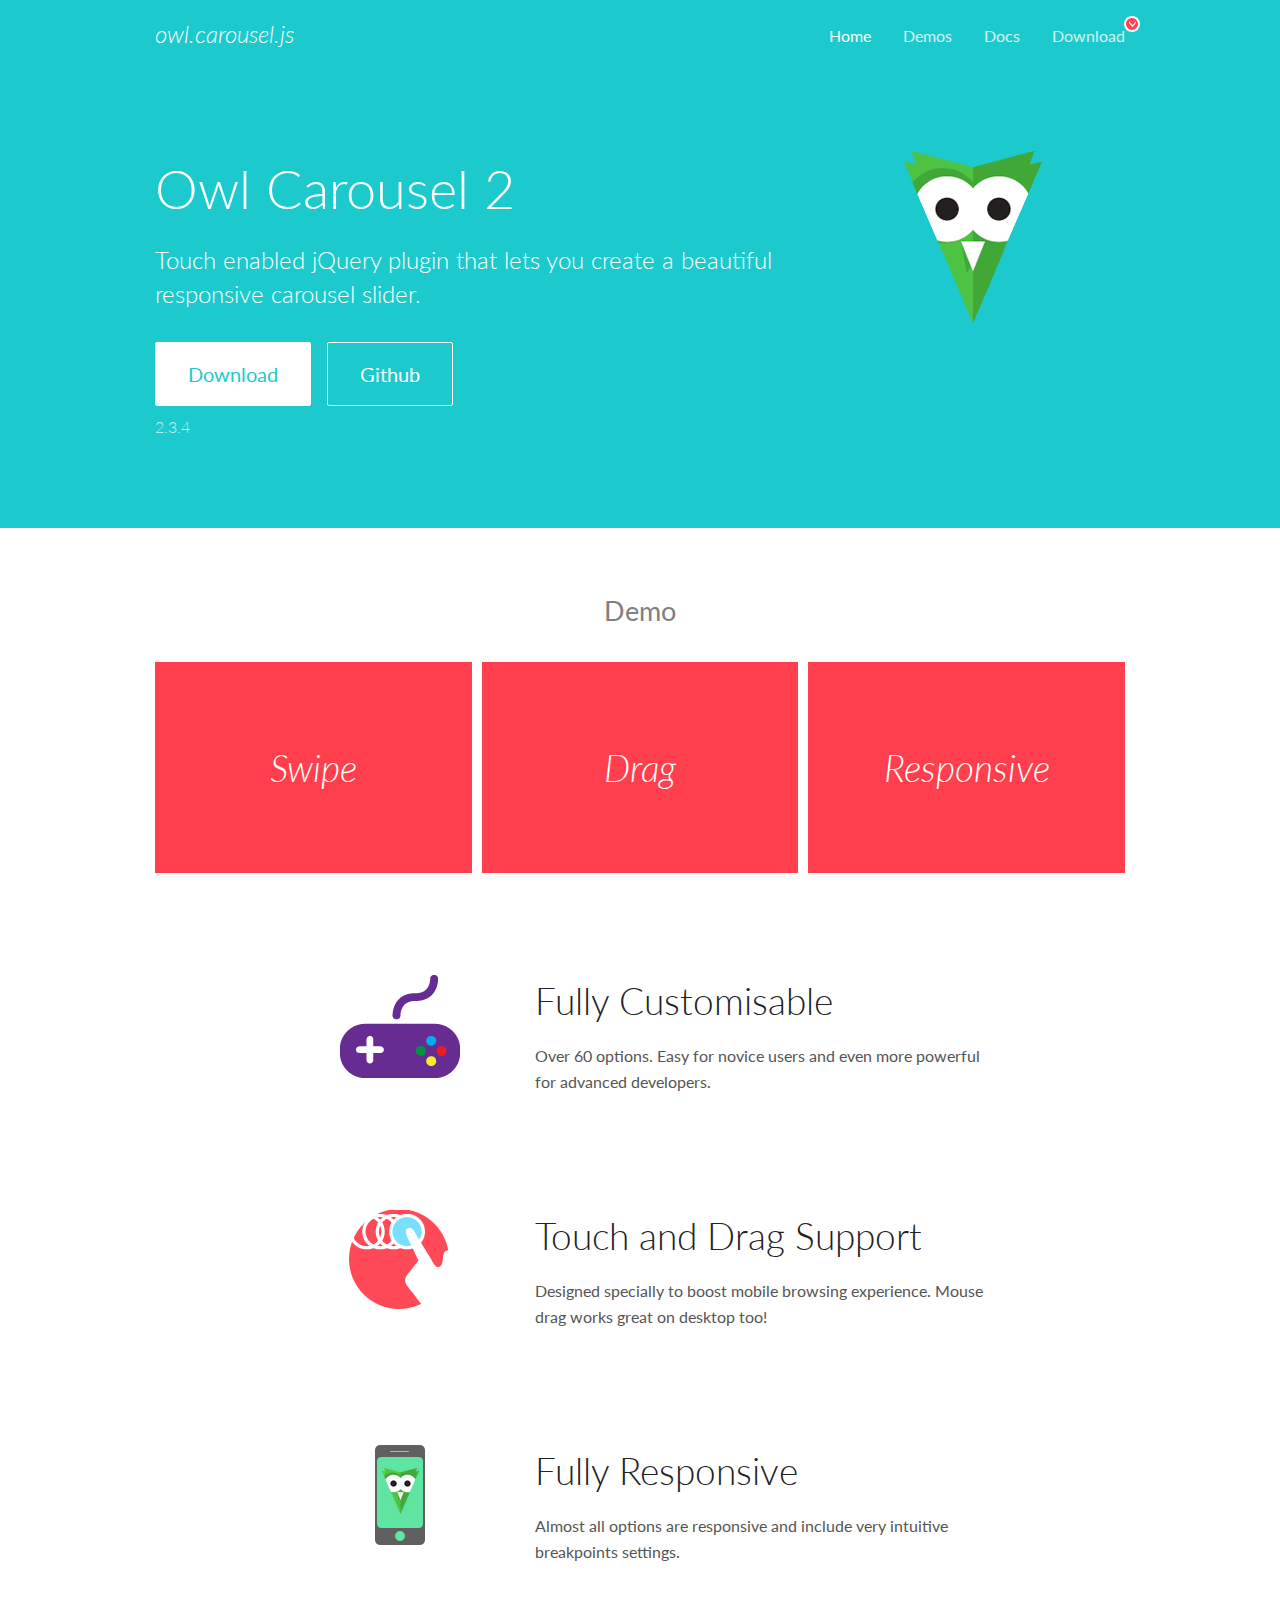
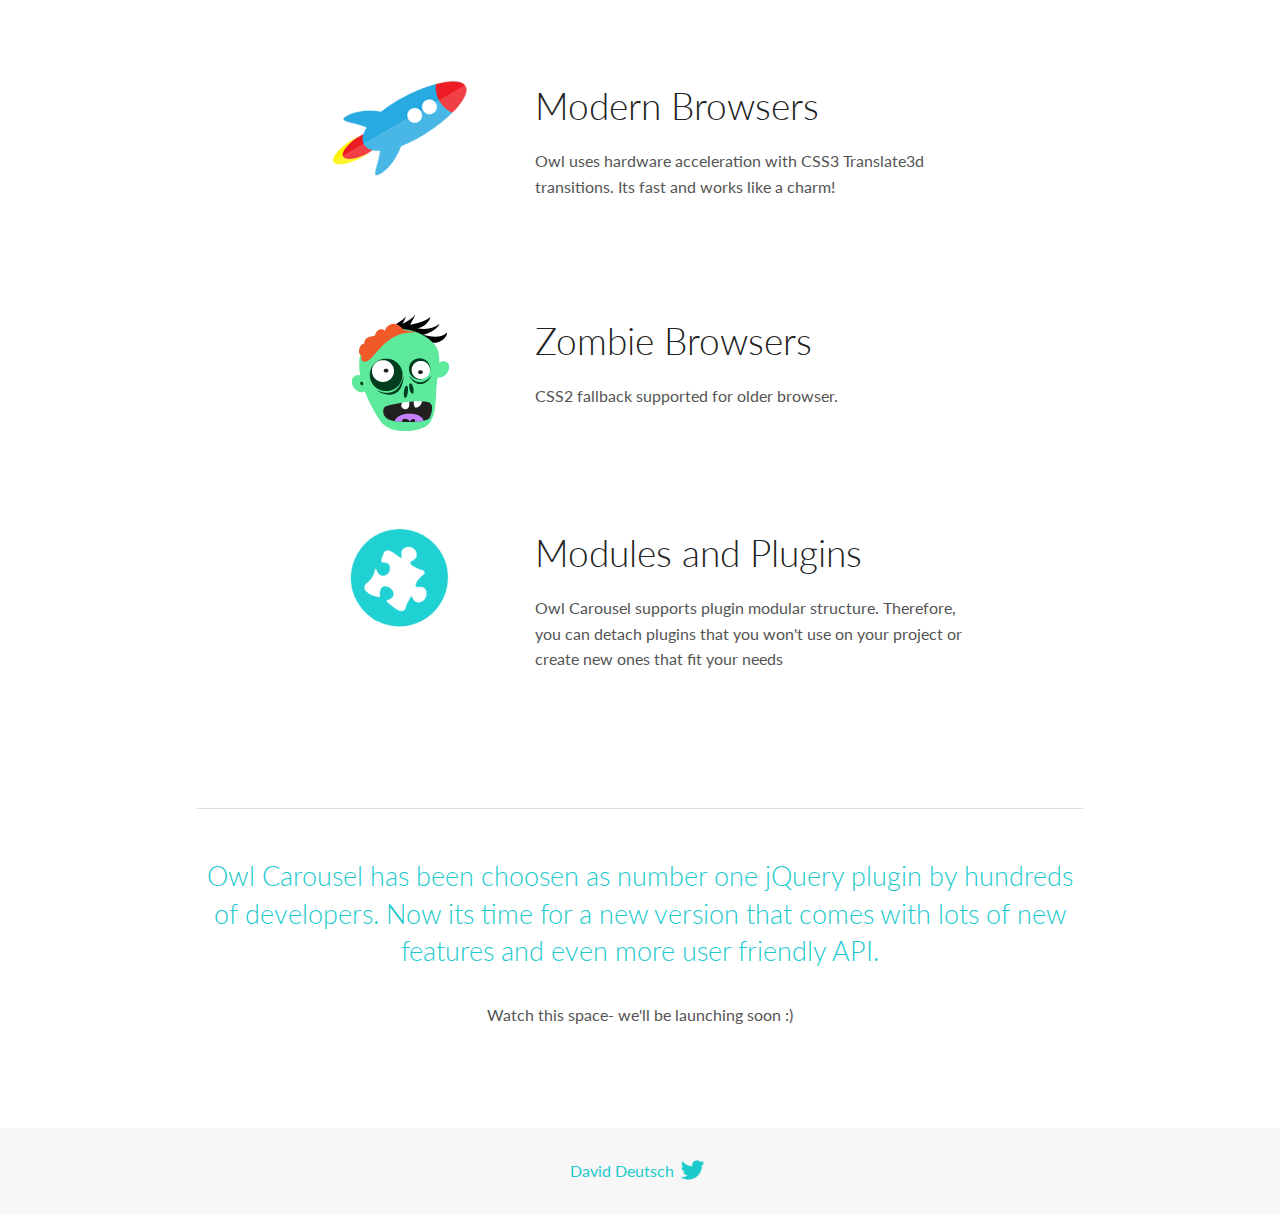
<file: OwlCarousel2-2.3.4/docs/index.html>
<!DOCTYPE html>
<html lang="en">
  <head>

    <!-- head -->
    <meta charset="utf-8">
    <meta name="msapplication-tap-highlight" content="no" />
    <meta name="viewport" content="width=device-width, initial-scale=1.0" />
    <meta name="description" content="Touch enabled jQuery plugin that lets you create beautiful responsive carousel slider.">
    <meta name="author" content="David Deutsch">
    <title>
      Home | Owl Carousel | 2.3.4
    </title>

    <!-- Stylesheets -->
    <link href='https://fonts.googleapis.com/css?family=Lato:300,400,700,400italic,300italic' rel='stylesheet' type='text/css'>
    <link rel="stylesheet" href="assets/css/docs.theme.min.css">

    <!-- Owl Stylesheets -->
    <link rel="stylesheet" href="assets/owlcarousel/assets/owl.carousel.min.css">
    <link rel="stylesheet" href="assets/owlcarousel/assets/owl.theme.default.min.css">

    <!-- HTML5 shim and Respond.js IE8 support of HTML5 elements and media queries -->

    <!--[if lt IE 9]>
      <script src="https://oss.maxcdn.com/libs/html5shiv/3.7.0/html5shiv.js"></script>
      <script src="https://oss.maxcdn.com/libs/respond.js/1.3.0/respond.min.js"></script>
    <![endif]-->

    <!-- Favicons -->
    <link rel="apple-touch-icon-precomposed" sizes="144x144" href="assets/ico/apple-touch-icon-144-precomposed.png">
    <link rel="shortcut icon" href="assets/ico/favicon.png">
    <link rel="shortcut icon" href="favicon.ico">

    <!-- Yeah i know js should not be in header. Its required for demos.-->

    <!-- javascript -->
    <script src="assets/vendors/jquery.min.js"></script>
    <script src="assets/owlcarousel/owl.carousel.js"></script>
  </head>
  <body>

    <!-- header -->
    <header class="header">
      <div class="row">
        <div class="large-12 columns">
          <div class="brand left">
            <h3>
              <a href="/OwlCarousel2/">owl.carousel.js</a> 
            </h3>
          </div>
          <a id="toggle-nav" class="right">
            <span></span> <span></span> <span></span> 
          </a> 
          <div class="nav-bar">
            <ul class="clearfix">
              <li class="active">
                <a href="/OwlCarousel2/index.html">Home</a> 
              </li>
              <li> <a href="/OwlCarousel2/demos/demos.html">Demos</a>  </li>
              <li> <a href="/OwlCarousel2/docs/started-welcome.html">Docs</a>  </li>
              <li>
                <a href="https://github.com/OwlCarousel2/OwlCarousel2/archive/2.3.4.zip">Download</a> 
                <span class="download"></span> 
              </li>
            </ul>
          </div>
        </div>
      </div>
    </header>

    <!-- home panel -->
    <section id="hero">
      <div class="row">
        <div class="large-8 medium-8 columns">
          <h1>Owl Carousel 2</h1>
          <h4>Touch enabled jQuery plugin that lets you create a beautiful responsive carousel slider.</h4>
          <a href="https://github.com/OwlCarousel2/OwlCarousel2/archive/2.3.4.zip" class="hero-button">Download</a> 
          <a href="https://github.com/OwlCarousel2/OwlCarousel2" class="hero-button outline">Github</a> 
          <p>2.3.4</p>
        </div>
        <div class="large-4 medium-4 columns">
          <img class="owl-logo" src="assets/img/owl-logo.png" alt="mr. Owl">
        </div>
      </div>
    </section>

    <!-- body -->
    <div class="home-demo">
      <div class="row">
        <div class="large-12 columns">
          <h3>Demo</h3>
          <div class="owl-carousel">
            <div class="item">
              <h2>Swipe</h2>
            </div>
            <div class="item">
              <h2>Drag</h2>
            </div>
            <div class="item">
              <h2>Responsive</h2>
            </div>
            <div class="item">
              <h2>CSS3</h2>
            </div>
            <div class="item">
              <h2>Fast</h2>
            </div>
            <div class="item">
              <h2>Easy</h2>
            </div>
            <div class="item">
              <h2>Free</h2>
            </div>
            <div class="item">
              <h2>Upgradable</h2>
            </div>
            <div class="item">
              <h2>Tons of options</h2>
            </div>
            <div class="item">
              <h2>Infinity</h2>
            </div>
            <div class="item">
              <h2>Auto Width</h2>
            </div>
          </div>
        </div>
      </div>
    </div>
    <script>
      var owl = $('.owl-carousel');
      owl.owlCarousel({
        margin: 10,
        loop: true,
        responsive: {
          0: {
            items: 1
          },
          600: {
            items: 2
          },
          1000: {
            items: 3
          }
        }
      })
    </script>

    <!-- features -->
    <div id="features">
      <div class="row">
        <div class="small-12 medium-9 small-centered columns">
          <section class="row feature">
            <div class="medium-4 small-12 columns">
              <img src="assets/img/feature-options.png" alt="">
            </div>
            <div class="medium-8 small-12 columns">
              <h2>Fully Customisable</h2>
              <p>Over 60 options. Easy for novice users and even more powerful for advanced developers.</p>
            </div>
          </section>
          <section class="row feature">
            <div class="medium-4 small-12 columns">
              <img src="assets/img/feature-drag.png" alt="">
            </div>
            <div class="medium-8 small-12 columns">
              <h2>Touch and Drag Support</h2>
              <p>Designed specially to boost mobile browsing experience. Mouse drag works great on desktop too!</p>
            </div>
          </section>
          <section class="row feature">
            <div class="medium-4 small-12 columns">
              <img src="assets/img/feature-responsive.png" alt="">
            </div>
            <div class="medium-8 small-12 columns">
              <h2>Fully Responsive</h2>
              <p>Almost all options are responsive and include very intuitive breakpoints settings.</p>
            </div>
          </section>
          <section class="row feature">
            <div class="medium-4 small-12 columns">
              <img src="assets/img/feature-modern.png" alt="">
            </div>
            <div class="medium-8 small-12 columns">
              <h2>Modern Browsers</h2>
              <p>Owl uses hardware acceleration with CSS3 Translate3d transitions. Its fast and works like a charm! </p>
            </div>
          </section>
          <section class="row feature">
            <div class="medium-4 small-12 columns">
              <img src="assets/img/feature-zombie.png" alt="">
            </div>
            <div class="medium-8 small-12 columns">
              <h2>Zombie Browsers</h2>
              <p>CSS2 fallback supported for older browser.</p>
            </div>
          </section>
          <section class="row feature">
            <div class="medium-4 small-12 columns">
              <img src="assets/img/feature-module.png" alt="">
            </div>
            <div class="medium-8 small-12 columns">
              <h2>Modules and Plugins</h2>
              <p>Owl Carousel supports plugin modular structure. Therefore, you can detach plugins that you won&#x27;t use on your project or create new ones that fit your needs</p>
            </div>
          </section>
        </div>
      </div>
    </div>

    <!-- footer -->
    <section id="teaser-text">
      <div class="row">
        <div class="small-12 medium-11 small-centered columns">
          <hr>
          <h3 id="owl-carousel-has-been-choosen-as-number-one-jquery-plugin-by-hundreds-of-developers-now-its-time-for-a-new-version-that-comes-with-lots-of-new-features-and-even-more-user-friendly-api-">Owl Carousel has been choosen as number one jQuery plugin by hundreds of developers. Now its time for a new version that comes with lots of new features and even more user friendly API.</h3>
          <p>Watch this space- we&#39;ll be launching soon :)</p>
        </div>
      </div>
    </section>

    <!-- footer -->
    <footer class="footer">
      <div class="row">
        <div class="large-12 columns">
          <h5>
            <a href="/OwlCarousel2/docs/support-contact.html">David Deutsch</a> 
            <a id="custom-tweet-button" href="https://twitter.com/share?url=https://github.com/OwlCarousel2/OwlCarousel2&text=Owl Carousel - This is so awesome! " target="_blank"></a> 
          </h5>
        </div>
      </div>
    </footer>

    <!-- vendors -->
    <script src="assets/vendors/highlight.js"></script>
    <script src="assets/js/app.js"></script>
  </body>
</html>
</file>
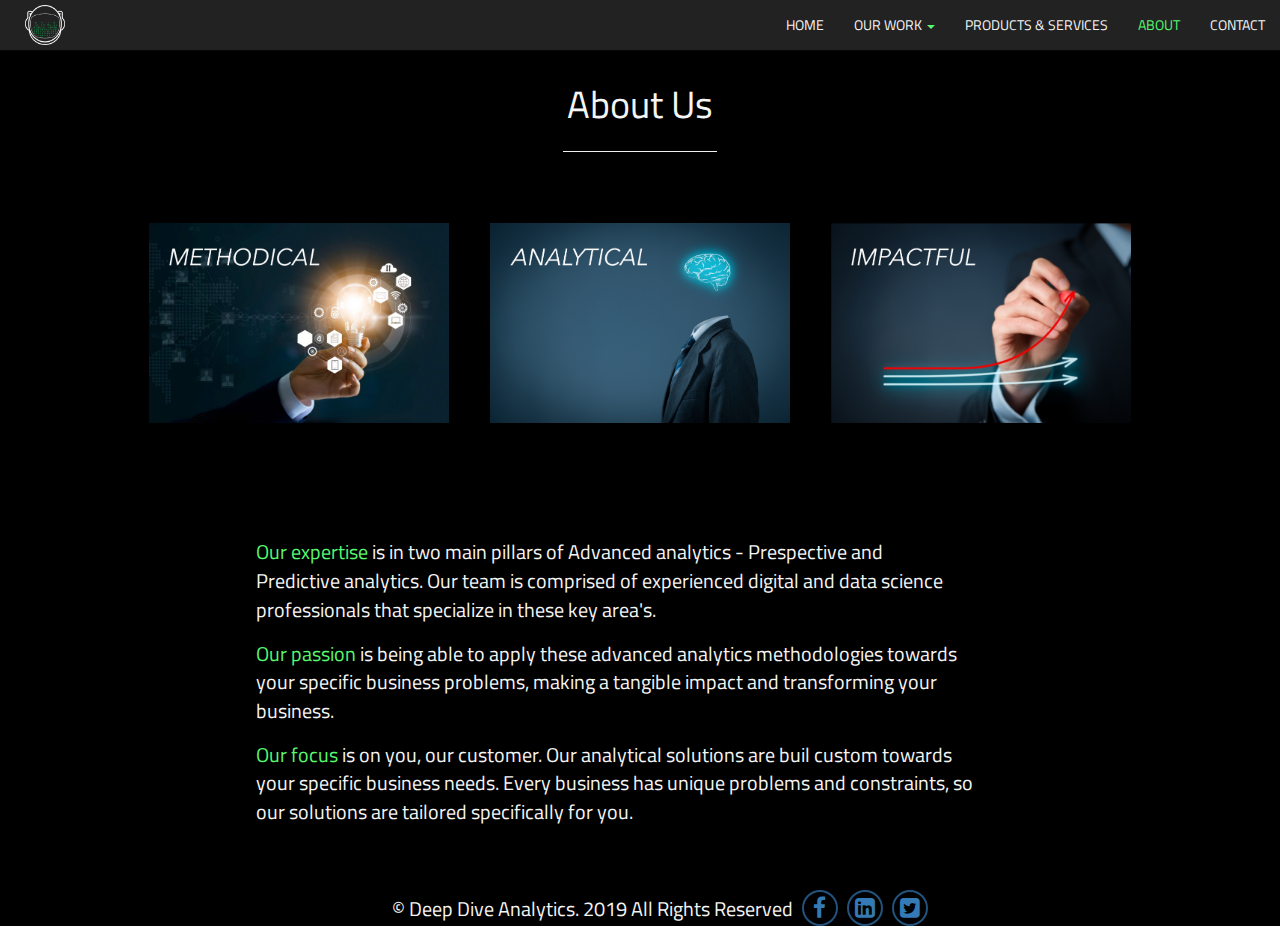
<file: about.html>
<!DOCTYPE html>
<html lang="en">
  <head>
    <meta charset="utf-8">
    <meta http-equiv="X-UA-Compatible" content="IE=edge">
    <meta name="viewport" content="width=device-width, initial-scale=1">

    <title> DeepDiveAnalytics</title>
    <!-- Font-->
    <link href="https://fonts.googleapis.com/css?family=Roboto" rel="stylesheet">
    <link href="https://fonts.googleapis.com/css?family=Titillium+Web&display=swap" rel="stylesheet">
    
    <!-- CSS -->
    <link rel="stylesheet" href="./css/about.css">

    <!-- Bootstrap -->
    <link rel="stylesheet" href="https://maxcdn.bootstrapcdn.com/bootstrap/3.4.0/css/bootstrap.min.css">

    <!-- jQuery library -->
    <script src="https://ajax.googleapis.com/ajax/libs/jquery/3.3.1/jquery.min.js"></script>
    <script src="./js/about.js"></script>

    <!-- Latest compiled JavaScript -->
    <script src="https://maxcdn.bootstrapcdn.com/bootstrap/3.4.0/js/bootstrap.min.js"></script>

    <!-- Add Social Media icons library -->
    <link rel="stylesheet" href="https://cdnjs.cloudflare.com/ajax/libs/font-awesome/4.7.0/css/font-awesome.min.css">

    <!-- Mobile properties -->
    <meta name="viewport" content="width=device-width, initial-scale=1">
  </head>
  <body>
    <div class="stars font">
        <div class="twinkling">
        <!-- Menu bar-->
        <header id="header" class="font">
            <nav class="navbar navbar-inverse navbar-fixed-top">
                <div class="container-fluid">
                    <div class="navbar-header">
                    <button type="button" class="navbar-toggle collapsed" data-toggle="collapse" 
                    data-target="#navbar-collapse-1"> <span class="sr-only">Toggle navigation</span> 
                    <span class="icon-bar"></span> <span class="icon-bar"></span> <span class="icon-bar"></span> </button>
                    <a class="navbar-brand" href="index.html"><img src="./img/logo_img/helmet.png" alt="logo" id="logo_brand"></a>
                    </div>
    
                    <div class="collapse navbar-collapse" id="navbar-collapse-1">
                        <ul class="nav navbar-nav navbar-right">
                            <li><a href="index.html"> HOME <span class="sr-only">(current)</span></a></li>
                            <li class="dropdown">
                            <a href="#" class="dropdown-toggle" data-toggle="dropdown" role="button" aria-haspopup="true" aria-expanded="false"> OUR WORK <span class="caret"></span></a>
                                <ul class="dropdown-menu" style="background-color: black;">
                                <li><a href="services.html" style="color:whitesmoke; background: black;" >Suceess stories</a></li>
                                <li role="separator" class="divider"></li>
                                <li style="color:darkgrey; margin-left: 2%;"> Skillset </li>
                                <li><a href="#" style="color:whitesmoke; background: black;"> Prescriptive Analytics</a></li>
                                <li><a href="predictive_analytics.html" style="color:whitesmoke; background: black;"> Predictive Analytics</a></li>
                                </ul>
                            <li><a href="products_services.html"> PRODUCTS & SERVICES</a></li>
                            <li><a href="about.html" style="color: #58F86F !important;">ABOUT</a></li>
                            <li><a href="contact.html">CONTACT</a></li>
                        </ul>
                    </div>
                </div>
            </nav> 
        </header> 
      <!--  First Section -->
        <div id="section-1__h1"> About Us</div>
        <hr id="hr">
        <div id="image">
            <img src="img/aboutus_img/aboutus_methodical.png" alt="image" class="img">
            <div class="section-1__text_hidden"><span>Our expertise</span> is in two main pillars of Advanced analytics - Prespective and <br>
                Predictive analytics. Our team is comprised of experienced digital and data science <br>
                professionals that specialize in these key area's.
            </div>
            <img src="img/aboutus_img/aboutus_analytical.png" alt="image" class="img">
            <div class="section-1__text_hidden"><span> Our passion</span> is being able to apply these advanced analytics methodologies towards <br>
                your specific business problems, making a tangible impact and transforming your <br>
                business. 
            </div>
            <img src="img/aboutus_img/aboutus_impactful.png" alt="image" class="img">
            <div class="section-1__text_hidden"><span> Our focus</span> is on you, our customer. Our analytical solutions are buil custom towards <br>
                your specific business needs. Every business has unique problems and constraints, so <br>
                our solutions are tailored specifically for you.
            </div>
        </div>
        <div id="text"> 
            <div class="section-1__text"><span>Our expertise</span> is in two main pillars of Advanced analytics - Prespective and <br>
                Predictive analytics. Our team is comprised of experienced digital and data science <br>
                professionals that specialize in these key area's.
            </div>
            <div class="section-1__text"><span> Our passion</span> is being able to apply these advanced analytics methodologies towards <br>
                your specific business problems, making a tangible impact and transforming your <br>
                business. 
            </div>
            <div class="section-1__text"><span> Our focus</span> is on you, our customer. Our analytical solutions are buil custom towards <br>
                your specific business needs. Every business has unique problems and constraints, so <br>
                our solutions are tailored specifically for you.
            </div>
        </div>
       
        <!--  Footer -->
        <footer>
            <div id="list__foooter">
                <ul>
                    <li id="footer_rights">  © Deep Dive Analytics. 2019 All Rights Reserved</li>
                    <li class="social-media"><a href="https://www.facebook.com/deepdiveanalytics.io"><i class="fa fa-facebook"></i></a> </li>
                    <li class="social-media"><a href="https://www.linkedin.com/company/deepdiveanalytics"><i class="fa fa-linkedin-square"></i></a></li>
                    <li class="social-media"><a href=""><i class="fa fa-twitter-square"></i></a></li>
                </ul>
            </div>
        </footer> 
        </div>
     </div>
  </body>
</html>
</file>
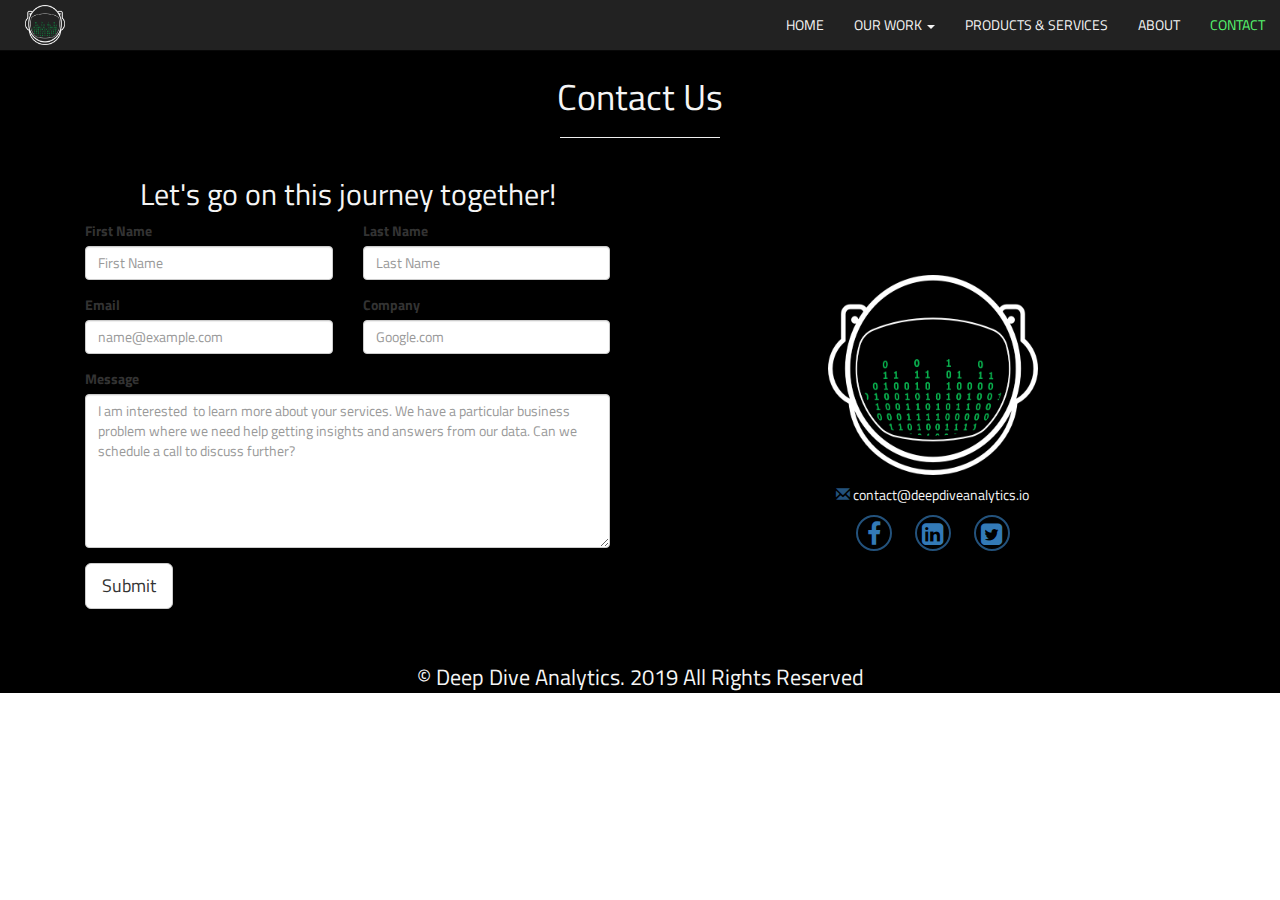
<file: contact.html>
<!DOCTYPE html>
<html lang="en">
  <head>
    <meta charset="utf-8">
    <meta http-equiv="X-UA-Compatible" content="IE=edge">
    <meta name="viewport" content="width=device-width, initial-scale=1">

    <title> DeepDiveAnalytics</title>
    <!-- Font-->
    <link href="https://fonts.googleapis.com/css?family=Roboto" rel="stylesheet">
    <link href="https://fonts.googleapis.com/css?family=Titillium+Web&display=swap" rel="stylesheet">
    
    <!-- CSS -->
    <link rel="stylesheet" href="./css/contact.css">

    <!-- Bootstrap -->
    <link rel="stylesheet" href="https://maxcdn.bootstrapcdn.com/bootstrap/3.4.0/css/bootstrap.min.css">

    <!-- jQuery library -->
    <script src="https://ajax.googleapis.com/ajax/libs/jquery/3.3.1/jquery.min.js"></script>

    <!-- Latest compiled JavaScript -->
    <script src="https://maxcdn.bootstrapcdn.com/bootstrap/3.4.0/js/bootstrap.min.js"></script>

    <!-- Add Social Media icons library -->
    <link rel="stylesheet" href="https://cdnjs.cloudflare.com/ajax/libs/font-awesome/4.7.0/css/font-awesome.min.css">

    <!-- Mobile properties -->
    <meta name="viewport" content="width=device-width, initial-scale=1">
</head>
  <body>
    <div class="stars font">
        <div class="twinkling">
        <!-- Menu bar-->
        <header id="header" class="font">
            <nav class="navbar navbar-inverse navbar-fixed-top">
                <div class="container-fluid">
                    
                    <div class="navbar-header">
                    <button type="button" class="navbar-toggle collapsed" data-toggle="collapse" 
                    data-target="#navbar-collapse-1"> <span class="sr-only">Toggle navigation</span> 
                    <span class="icon-bar"></span> <span class="icon-bar"></span> <span class="icon-bar"></span> </button>
                    <a class="navbar-brand" href="index.html"><img src="./img/logo_img/helmet.png" alt="logo" id="logo_brand"></a>
                    </div>
        
                    <div class="collapse navbar-collapse" id="navbar-collapse-1">
                        <ul class="nav navbar-nav navbar-right">
                            <li><a href="index.html"> HOME <span class="sr-only">(current)</span></a></li>
                            <li class="dropdown">
                            <a href="#" class="dropdown-toggle" data-toggle="dropdown" role="button" aria-haspopup="true" aria-expanded="false"> OUR WORK <span class="caret"></span></a>
                                <ul class="dropdown-menu" style="background-color: black;">
                                <li><a href="services.html" style="color:whitesmoke; background: black;" >Suceess stories</a></li>
                                <li role="separator" class="divider"></li>
                                <li style="color:darkgrey; margin-left: 2%;"> Skillset </li>
                                <li><a href="#" style="color:whitesmoke; background: black;"> Prescriptive Analytics</a></li>
                                <li><a href="predictive_analytics.html" style="color:whitesmoke; background: black;"> Predictive Analytics</a></li>
                                </ul></li>
                            <li><a href="products_services.html"> PRODUCTS & SERVICES</a></li>
                            <li><a href="about.html" >ABOUT</a></li>
                            <li><a href="contact.html" style="color: #58F86F !important;">CONTACT</a></li>
                        </ul>
                    </div>
                </div>
            </nav> 
        </header> 
      <!--  First Section -->
      <div class="container">
          <h1 id="section-1__h1"> Contact Us</h1>
          <hr id="hr">
          <div class="row">
              <div class="col col-lg-6">
                <form id="form">
                    <h2 id="section-1__h2"> Let's go on this journey together! </h2>
                    <div class="form-row required">
                        <div class="form-group col-md-6" >
                            <label for="input__first-name">First Name</label>
                            <input type="text" class="form-control" id="input__first-name" class="input-color" placeholder="First Name"  required>
                        </div>
                        <div class="form-group col-md-6">
                            <label for="input__last-name">Last Name</label>
                            <input type="text" class="form-control" id="input__last-name" class="input-color" placeholder="Last Name" required>
                        </div>
                    </div>
                    <div class="form-group col-md-6">
                        <label for="input__email">Email</label>
                        <input type="email" class="form-control" id="input__email" class="input-color" placeholder="name@example.com" required>
                    </div>
                    <div class="form-group col-md-6">
                        <label for="input__company">Company</label>
                        <input type="email" class="form-control" id="input__company" class="input-color" placeholder="Google.com" required>
                    </div>
                    <div class="form-group col-md-12">
                        <label for="input__textarea">Message</label>
                        <textarea class="form-control" id="input__textarea" rows="7" class="input-color" placeholder="I am interested  to learn more about your services. We have a particular business problem where we need help getting insights and answers from our data. Can we schedule a call to discuss further?  " required></textarea>
                    </div>
                    <div class="form-group col-md-12">
                        <button type="button" id="button" class="btn btn-default btn-lg"> Submit</button>
                    </div>
                </form> 
              </div>
              <div class="col">
                <div id="list">
                    <ul>
                        <img src="./img/logo_img/helmet.png" alt="logo" id="brand">
                        <li><span class="glyphicon glyphicon-envelope"></span>  contact@deepdiveanalytics.io</li>
                        <li class="social-media"><a href="https://www.facebook.com/deepdiveanalytics.io"><i class="fa fa-facebook"></i></a> </li>
                        <li class="social-media"><a href="https://www.linkedin.com/company/deepdiveanalytics"><i class="fa fa-linkedin-square"></i></a></li>
                        <li class="social-media"><a href=""><i class="fa fa-twitter-square"></i></a></li>
                    </ul>
                </div>
            </div>
          </div>
      </div>
        <!--  Footer -->
        <footer>
            <div id="footer_rights">
                © Deep Dive Analytics. 2019 All Rights Reserved
            </div>
        </footer> 
        </div>
     </div>
  </body>
</html>
</file>
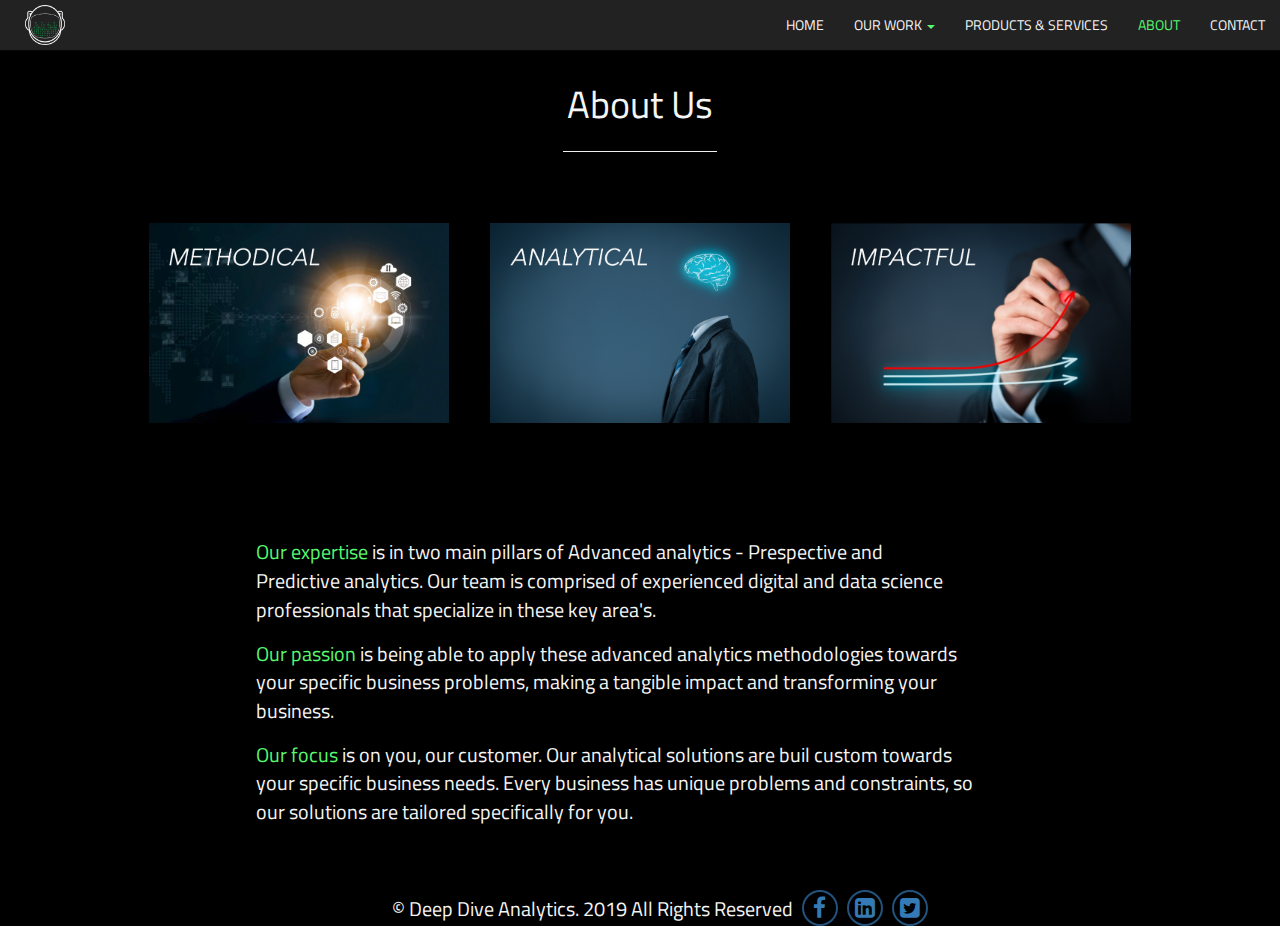
<file: html/about.html>
<!DOCTYPE html>
<html lang="en">
  <head>
    <meta charset="utf-8">
    <meta http-equiv="X-UA-Compatible" content="IE=edge">
    <meta name="viewport" content="width=device-width, initial-scale=1">

    <title> DeepDiveAnalytics</title>
    <!-- Font-->
    <link href="https://fonts.googleapis.com/css?family=Roboto" rel="stylesheet">
    <link href="https://fonts.googleapis.com/css?family=Titillium+Web&display=swap" rel="stylesheet">

    <!-- Add Social Media icons library -->
    <link rel="stylesheet" href="https://cdnjs.cloudflare.com/ajax/libs/font-awesome/4.7.0/css/font-awesome.min.css">
    
    <!-- CSS -->
    <link rel="stylesheet" href="../css/about.css">

    <!-- Bootstrap -->
    <link rel="stylesheet" href="https://maxcdn.bootstrapcdn.com/bootstrap/3.4.0/css/bootstrap.min.css">

    <!-- jQuery library -->
    <script src="https://ajax.googleapis.com/ajax/libs/jquery/3.3.1/jquery.min.js"></script>
    <script src="../js/about.js"></script>

    <!-- Latest compiled JavaScript -->
    <script src="https://maxcdn.bootstrapcdn.com/bootstrap/3.4.0/js/bootstrap.min.js"></script>
  </head>
  <body>
    <div class="stars font">
        <div class="twinkling">
        <!-- Menu bar-->
        <header id="header" class="font">
            <nav class="navbar navbar-inverse navbar-fixed-top">
                <div class="container-fluid">
                    <div class="navbar-header">
                    <button type="button" class="navbar-toggle collapsed" data-toggle="collapse" 
                    data-target="#navbar-collapse-1"> <span class="sr-only">Toggle navigation</span> 
                    <span class="icon-bar"></span> <span class="icon-bar"></span> <span class="icon-bar"></span> </button>
                    <a class="navbar-brand" href="index.html"><img src="../img/logo_img/helmet.png" alt="logo" id="logo_brand"/></a>
                    </div>
                    <div class="collapse navbar-collapse" id="navbar-collapse-1">
                        <ul class="nav navbar-nav navbar-right">
                            <li><a href="index.html"> HOME <span class="sr-only">(current)</span></a></li>
                            <li class="dropdown">
                            <a href="#" class="dropdown-toggle" data-toggle="dropdown" role="button" aria-haspopup="true" aria-expanded="false"> OUR WORK <span class="caret"></span></a>
                                <ul class="dropdown-menu" style="background-color: black;">
                                <li><a href="services.html" style="color:whitesmoke; background: black;" >Suceess stories</a></li>
                                <li role="separator" class="divider"></li>
                                <li style="color:darkgrey; margin-left: 2%;"> Skillset </li>
                                <li><a href="prescriptive_analytics.html" style="color:whitesmoke; background: black;"> Prescriptive Analytics</a></li>
                                <li><a href="predictive_analytics.html" style="color:whitesmoke; background: black;"> Predictive Analytics</a></li>
                                <li><a href=" custom_solution_deployment.html" style="color:whitesmoke; background: black;"> Custom Solution Deployment</a></li>
                                </ul>
                            <li><a href="products_services.html"> PRODUCTS & SERVICES</a></li>
                            <li><a href="about.html" style="color: #58F86F !important;">ABOUT</a></li>
                            <li><a href="contact.html">CONTACT</a></li>
                        </ul>
                    </div>
                </div>
            </nav> 
        </header> 
       <!--  First Section -->
        <div id="section-1__h1"> About Us</div>
        <hr id="hr">
        <div id="image">
            <img src="../img/aboutus_img/aboutus_methodical.png" alt="image" class="img"/>
            <div class="section-1__text_hidden"><span>Our expertise</span> is in two main pillars of Advanced analytics - Prespective and <br>
                Predictive analytics. Our team is comprised of experienced digital and data science <br>
                professionals that specialize in these key area's.
            </div>
            <img src="../img/aboutus_img/aboutus_analytical.png" alt="image" class="img"/>
            <div class="section-1__text_hidden"><span> Our passion</span> is being able to apply these advanced analytics methodologies towards <br>
                your specific business problems, making a tangible impact and transforming your <br>
                business. 
            </div>
            <img src="../img/aboutus_img/aboutus_impactful.png" alt="image" class="img"/>
            <div class="section-1__text_hidden"><span> Our focus</span> is on you, our customer. Our analytical solutions are buil custom towards <br>
                your specific business needs. Every business has unique problems and constraints, so <br>
                our solutions are tailored specifically for you.
            </div>
        </div>
        <div id="text"> 
            <div class="section-1__text"><span>Our expertise</span> is in two main pillars of Advanced analytics - Prespective and <br>
                Predictive analytics. Our team is comprised of experienced digital and data science <br>
                professionals that specialize in these key area's.
            </div>
            <div class="section-1__text"><span> Our passion</span> is being able to apply these advanced analytics methodologies towards <br>
                your specific business problems, making a tangible impact and transforming your <br>
                business. 
            </div>
            <div class="section-1__text"><span> Our focus</span> is on you, our customer. Our analytical solutions are buil custom towards <br>
                your specific business needs. Every business has unique problems and constraints, so <br>
                our solutions are tailored specifically for you.
            </div>
        </div>
        <!--  Footer -->
        <footer>
            <ul>
                <li id="footer_rights">  © Deep Dive Analytics. 2019 All Rights Reserved</li>
                <li class="social-media"><a href="https://www.facebook.com/deepdiveanalytics.io"><i class="fa fa-facebook"></i></a> </li>
                <li class="social-media"><a href="https://www.linkedin.com/company/deepdiveanalytics"><i class="fa fa-linkedin-square"></i></a></li>
                <li class="social-media"><a href="https://twitter.com/deepdiveAI"><i class="fa fa-twitter-square"></i></a></li>
            </ul>
        </footer> 
        </div>
     </div>
  </body>
</html>
</file>
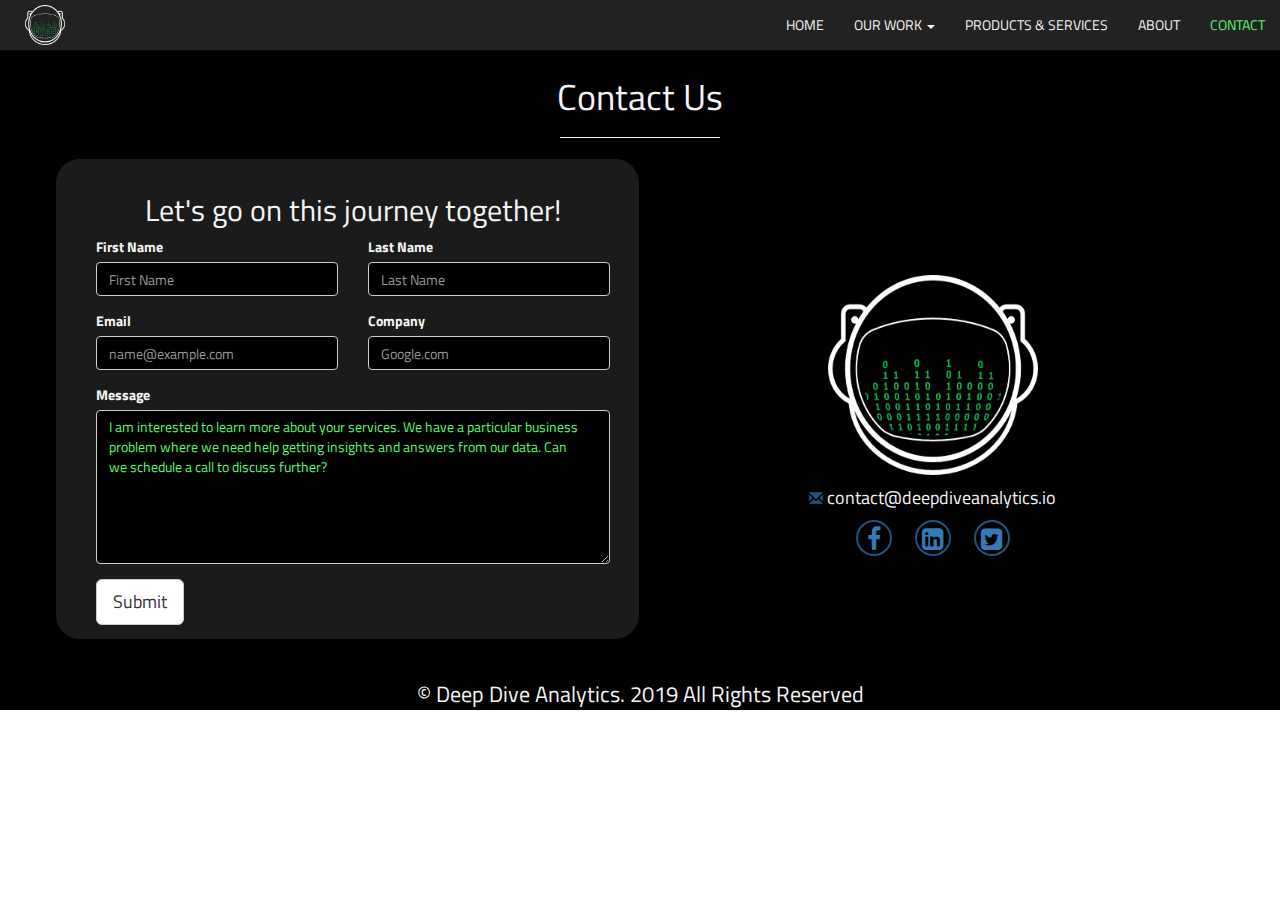
<file: html/contact.html>
<!DOCTYPE html>
<html lang="en">
  <head>
    <meta charset="utf-8">
    <meta http-equiv="X-UA-Compatible" content="IE=edge">
    <meta name="viewport" content="width=device-width, initial-scale=1">

    <title> DeepDiveAnalytics</title>
    <!-- Font-->
    <link href="https://fonts.googleapis.com/css?family=Roboto" rel="stylesheet">
    <link href="https://fonts.googleapis.com/css?family=Titillium+Web&display=swap" rel="stylesheet">
    
    <!-- Add Social Media icons library -->
    <link rel="stylesheet" href="https://cdnjs.cloudflare.com/ajax/libs/font-awesome/4.7.0/css/font-awesome.min.css">
    
    <!-- CSS -->
    <link rel="stylesheet" href="../css/contact.css">

    <!-- Bootstrap -->
    <link rel="stylesheet" href="https://maxcdn.bootstrapcdn.com/bootstrap/3.4.0/css/bootstrap.min.css">

    <!-- jQuery library -->
    <script src="https://ajax.googleapis.com/ajax/libs/jquery/3.3.1/jquery.min.js"></script>

    <!-- Latest compiled JavaScript -->
    <script src="https://maxcdn.bootstrapcdn.com/bootstrap/3.4.0/js/bootstrap.min.js"></script>

    <!-- JS-->
    <script src="../js/contact.js"></script>

</head>
  <body>
    <div class="stars font page_header_theme_dark">
        <div class="twinkling">
        <!-- Menu bar-->
        <header id="header" class="font">
            <nav class="navbar navbar-inverse navbar-fixed-top">
                <div class="container-fluid">
                    <div class="navbar-header">
                    <button type="button" class="navbar-toggle collapsed" data-toggle="collapse" 
                    data-target="#navbar-collapse-1"> <span class="sr-only">Toggle navigation</span> 
                    <span class="icon-bar"></span> <span class="icon-bar"></span> <span class="icon-bar"></span> </button>
                    <a class="navbar-brand" href="index.html"><img src="../img/logo_img/helmet.png" alt="logo" id="logo_brand"/></a>
                    </div>
        
                    <div class="collapse navbar-collapse" id="navbar-collapse-1">
                        <ul class="nav navbar-nav navbar-right">
                            <li><a href="index.html"> HOME <span class="sr-only">(current)</span></a></li>
                            <li class="dropdown">
                            <a href="#" class="dropdown-toggle" data-toggle="dropdown" role="button" aria-haspopup="true" aria-expanded="false"> OUR WORK <span class="caret"></span></a>
                                <ul class="dropdown-menu" style="background-color: black;">
                                <li><a href="services.html" style="color:whitesmoke; background: black;" >Suceess stories</a></li>
                                <li role="separator" class="divider"></li>
                                <li style="color:darkgrey; margin-left: 2%;"> Skillset </li>
                                <li><a href="prescriptive_analytics.html" style="color:whitesmoke; background: black;"> Prescriptive Analytics</a></li>
                                <li><a href="predictive_analytics.html" style="color:whitesmoke; background: black;"> Predictive Analytics</a></li>
                                <li><a href=" custom_solution_deployment.html" style="color:whitesmoke; background: black;"> Custom Solution Deployment</a></li>
                                </ul></li>
                            <li><a href="products_services.html"> PRODUCTS & SERVICES</a></li>
                            <li><a href="about.html" >ABOUT</a></li>
                            <li><a href="contact.html" style="color: #58F86F !important;">CONTACT</a></li>
                        </ul>
                    </div>
                </div>
            </nav> 
        </header> 
      <!--  First Section -->
      <div class="container"> 
          <h1 id="section-1__h1"> Contact Us</h1>
          <hr id="hr">
          <div class="row">
              <div class="col col-lg-6" id="form_background">
                <form class="form">
                    <h2 id="section-1__h2"> Let's go on this journey together! </h2>
                    <div class="form-group col-md-6">
                        <label for="input__first-name">First Name</label>
                        <input type="text" class="form-control" id="input__first-name" class="input-color" placeholder="First Name"  required>
                    </div>
                    <div class="form-group col-md-6">
                        <label for="input__last-name">Last Name</label>
                        <input type="text" class="form-control" id="input__last-name" class="input-color" placeholder="Last Name" required>
                    </div>
                    <div class="form-group col-md-6">
                        <label for="input__email">Email</label>
                        <input type="email" class="form-control" id="input__email" class="input-color" placeholder="name@example.com" required>
                    </div>
                    <div class="form-group col-md-6">
                        <label for="input__company">Company</label>
                        <input type="email" class="form-control" id="input__company" class="input-color" placeholder="Google.com" required>
                    </div>
                    <div class="form-group col-md-12">
                        <label for="input__textarea">Message</label>
                        <textarea class="form-control" id="input__textarea" rows="7" class="input-color" required>I&nbsp;am interested to&nbsp;learn more about your services. We&nbsp;have a&nbsp;particular business problem where we&nbsp;need help getting insights and answers from our data. Can we&nbsp;schedule a&nbsp;call to&nbsp;discuss further?</textarea>
                    </div>
                    <div class="form-group col-md-12">
                        <button type="button" id="button" class="btn btn-default btn-lg"> Submit</button>
                    </div>
                </form> 
              </div>
              <div class="col">
                <div id="list">
                    <ul>
                        <img src="../img/logo_img/helmet.png" alt="logo" id="brand"/>
                        <li><span class="glyphicon glyphicon-envelope"></span><span id="contact-font-size">&nbsp;contact@deepdiveanalytics.io</span></li>
                        <li class="social-media"><a href="https://www.facebook.com/deepdiveanalytics.io"><i class="fa fa-facebook"></i></a> </li>
                        <li class="social-media"><a href="https://www.linkedin.com/company/deepdiveanalytics"><i class="fa fa-linkedin-square"></i></a></li>
                        <li class="social-media"><a href="https://twitter.com/deepdiveAI"><i class="fa fa-twitter-square"></i></a></li>
                    </ul>
                </div>
            </div>
          </div>
      </div>
        <!--  Footer -->
        <footer>
            © Deep Dive Analytics. 2019 All Rights Reserved
        </footer> 
        </div>
     </div>
  </body>
</html>
</file>
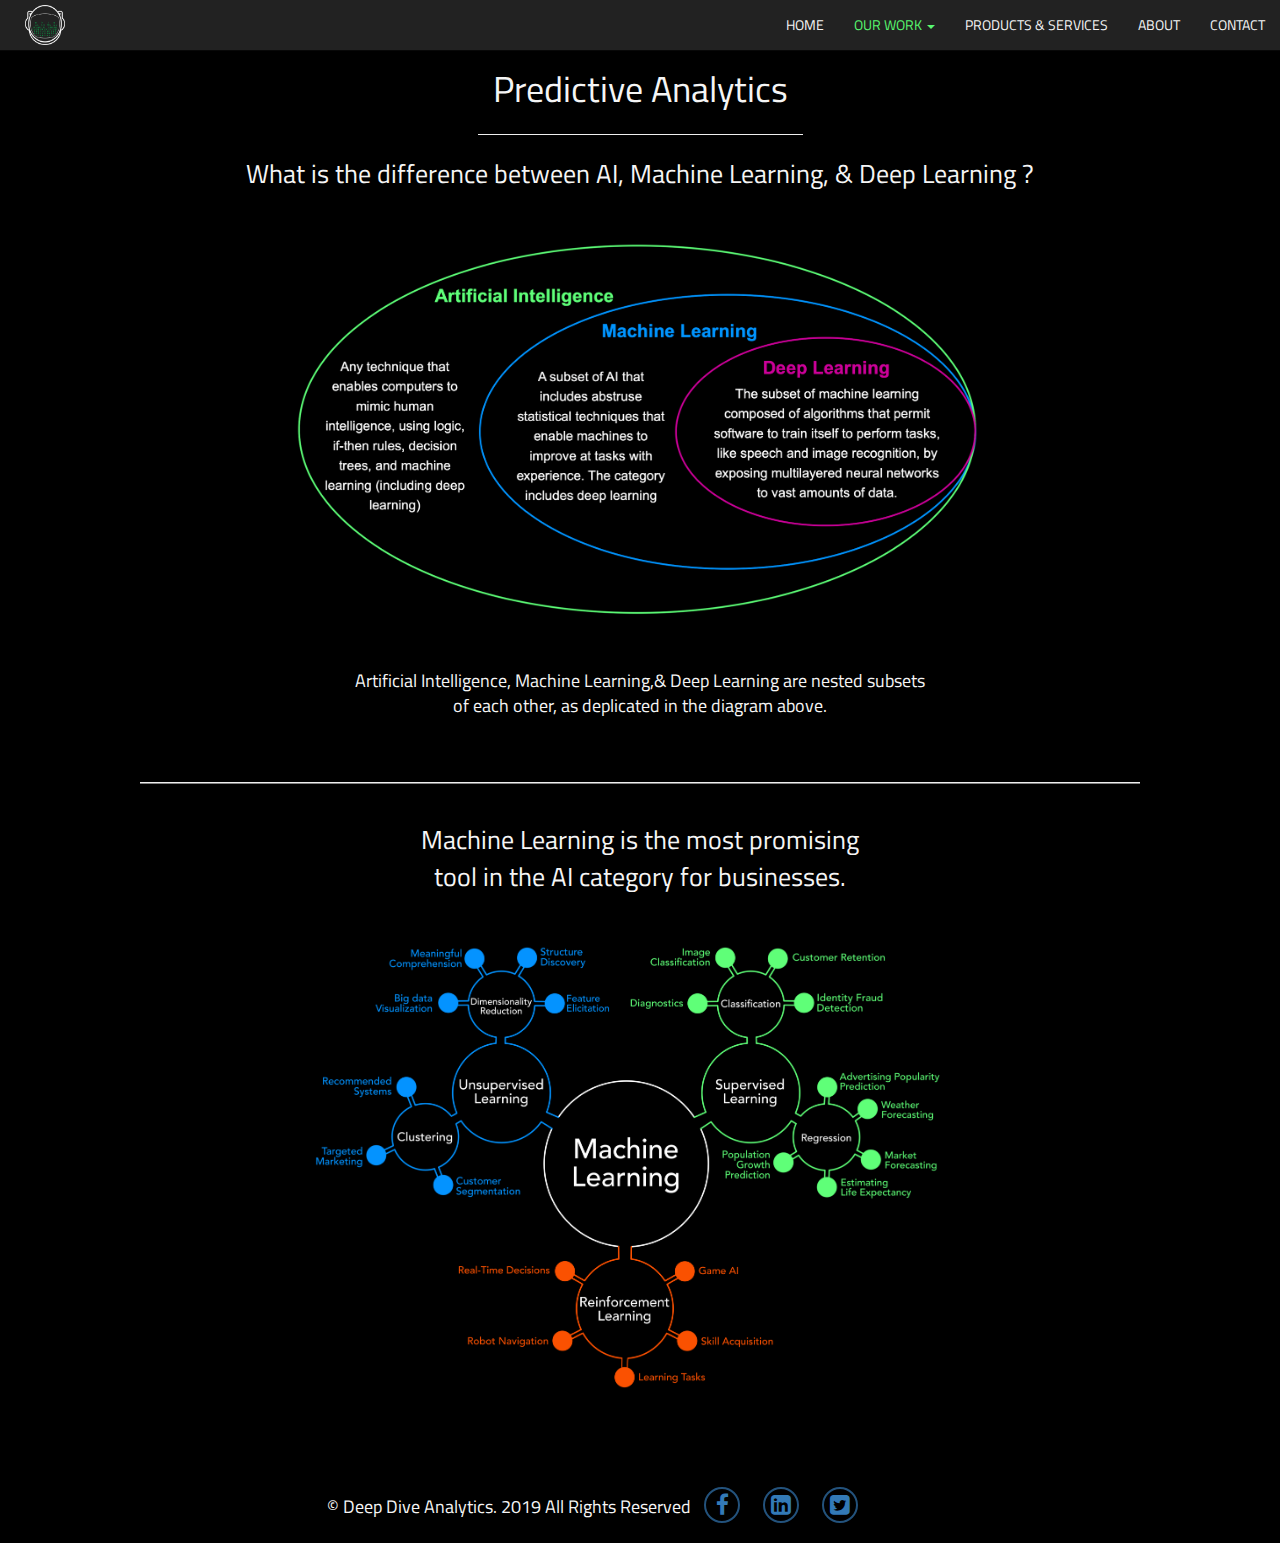
<file: html/predictive_analytics.html>
<!DOCTYPE html>
<html lang="en">
  <head>
    <meta charset="utf-8">
    <meta http-equiv="X-UA-Compatible" content="IE=edge">
    <meta name="viewport" content="width=device-width, initial-scale=1">

    <title> DeepDiveAnalytics</title>

    <!-- Font-->
    <link href="https://fonts.googleapis.com/css?family=Roboto" rel="stylesheet">
    <link href="https://fonts.googleapis.com/css?family=Titillium+Web&display=swap" rel="stylesheet">
    
    <!-- Add Social Media icons library -->
    <link rel="stylesheet" href="https://cdnjs.cloudflare.com/ajax/libs/font-awesome/4.7.0/css/font-awesome.min.css">

    <!-- CSS -->
    <link rel="stylesheet" href="../css/predictive_analytics.css">
    <link rel="stylesheet" href="../js/fancybox/jquery.fancybox.min.css">

    <!-- Bootstrap -->
    <link rel="stylesheet" href="https://maxcdn.bootstrapcdn.com/bootstrap/3.4.0/css/bootstrap.min.css">
    
    <!-- jQuery library -->
    <script src="../js/jquery.min.js"></script>
    <script src="../js/fancybox/jquery.fancybox.min.js"></script>
    
    <!-- Latest compiled JavaScript -->
    <script src="https://maxcdn.bootstrapcdn.com/bootstrap/3.4.0/js/bootstrap.min.js"></script>
   
    <!-- JS --> 
    <script src="../js/predictive_analytics.js"></script>
  </head>
  <body>
    <div class="container-fluid stars font">
        <div class="twinkling">
            <!-- Menu bar-->
            <header id="header">
                <nav class="navbar navbar-inverse navbar-fixed-top">
                    <div class="container-fluid">
                        <div class="navbar-header">
                            <button type="button" class="navbar-toggle collapsed" data-toggle="collapse" 
                            data-target="#navbar-collapse-1"> <span class="sr-only">Toggle navigation</span> 
                            <span class="icon-bar"></span> <span class="icon-bar"></span> <span class="icon-bar"></span> </button>
                            <a class="navbar-brand" href="index.html"><img src="../img/logo_img/helmet.png" alt="logo" id="logo_brand"></a>
                        </div>
                        <div class="collapse navbar-collapse" id="navbar-collapse-1">
                            <ul class="nav navbar-nav navbar-right">
                                <li><a href="index.html"> HOME <span class="sr-only">(current)</span></a></li>
                                <li class="dropdown">
                                <a href="#" class="dropdown-toggle" data-toggle="dropdown" role="button" aria-haspopup="true" aria-expanded="false" style="color: #58F86F !important;"> OUR WORK <span class="caret"></span></a>
                                <ul class="dropdown-menu" style="background-color: black;">
                                    <li><a href="services.html" style="color:whitesmoke; background: black;" >Suceess stories</a></li>
                                    <li role="separator" class="divider"></li>
                                    <li style="color:darkgrey; margin-left: 2%;"> Skillset </li>
                                    <li><a href="prescriptive_analytics.html" style="background: black;"> Prescriptive Analytics</a></li>
                                    <li><a href="predictive_analytics.html" style="color: #58F86F !important; background: black;"> Predictive Analytics</a></li>
                                    <li><a href=" custom_solution_deployment.html" style="color:whitesmoke; background: black;"> Custom Solution Deployment</a></li>
                                </ul>
                                <li><a href="products_services.html"> PRODUCTS & SERVICES</a></li>
                                <li><a href="about.html" >ABOUT</a></li>
                                <li><a href="contact.html">CONTACT</a></li>
                            </ul>
                        </div>
                    </div>
                </nav> 
            </header> 
            <!--  First Section -->
            <div class="center">
                <div id="section-1__header">Predictive Analytics</div>
                <hr id="hr_1">
                <div id="section-1__header-2"> What is the difference between AI,
                    Machine Learning, & Deep Learning ?</div>
                <a data-fancybox="gallery" id="schema_1" href="../img/pred_analytics/AI_subsets.png">
                    <img id="schema_1" alt="schema" src="../img/pred_analytics/AI_subsets_black.png"/>
                </a>
                <div id="section-1__header-3"> Artificial Intelligence, Machine Learning,& Deep Learning are nested subsets <br>
                    of each other, as deplicated in the diagram above.
                </div>
            </div>
            <hr id="hr_2"> 
             <!--  Second Section -->
            <div id="section-2__header">
                Machine Learning is the most promising <br>
                tool in the AI category for businesses.
            </div>
            <a data-fancybox="gallery" id="schema_2" href="../img/pred_analytics/machine_learning.png">
                <img id="schema_2" alt="schema_2" src="../img/pred_analytics/machine_learning_black.png"/>
            </a>
            <!--  Footer -->
            <footer>
                <ul>
                    <li id="footer_rights"> <h4> © Deep Dive Analytics. 2019 All Rights Reserved</h4></li>
                    <li class="social-media"><a href="https://www.facebook.com/deepdiveanalytics.io"><i class="fa fa-facebook"></i></a> </li>
                    <li class="social-media"><a href="https://www.linkedin.com/company/deepdiveanalytics"><i class="fa fa-linkedin-square"></i></a></li>
                    <li class="social-media"><a href="https://twitter.com/deepdiveAI"><i class="fa fa-twitter-square"></i></a></li>
                </ul>
            </footer> 
        </div>
    </div>  	
  </body>
</html>
</file>
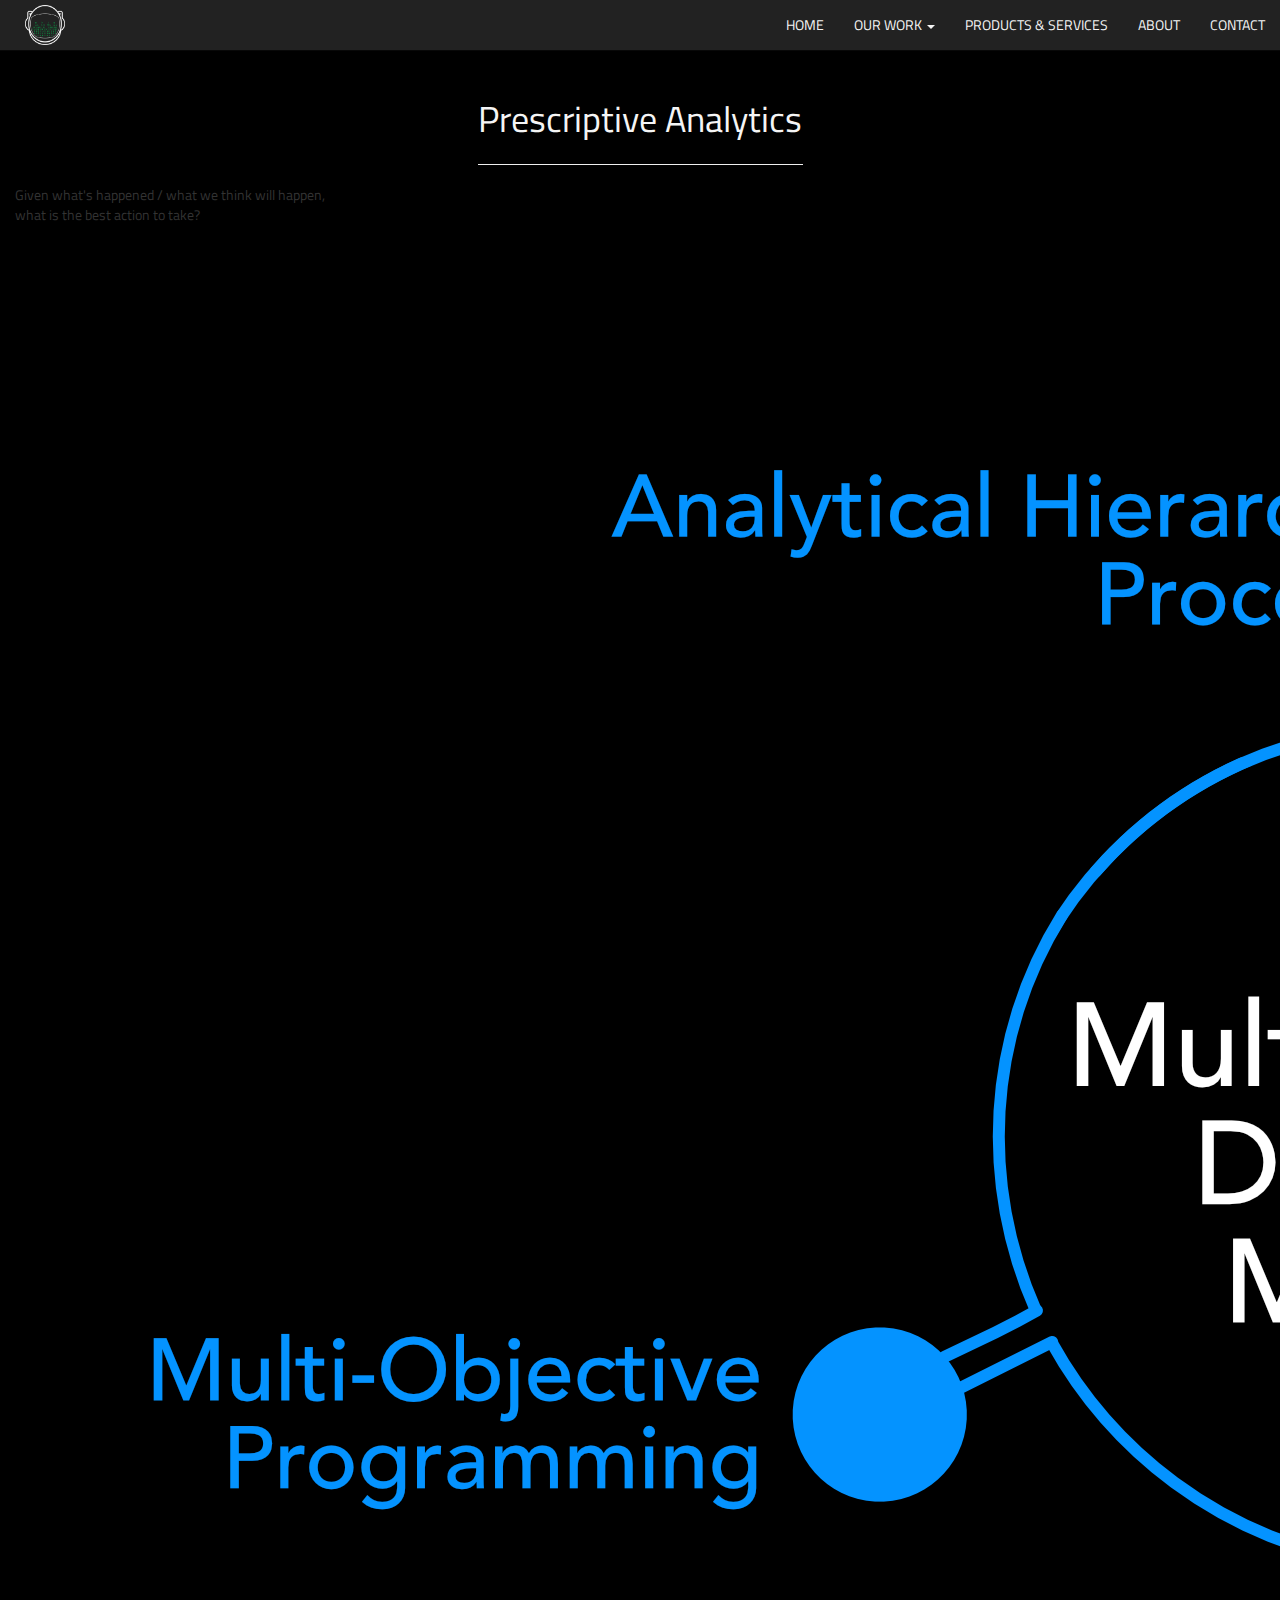
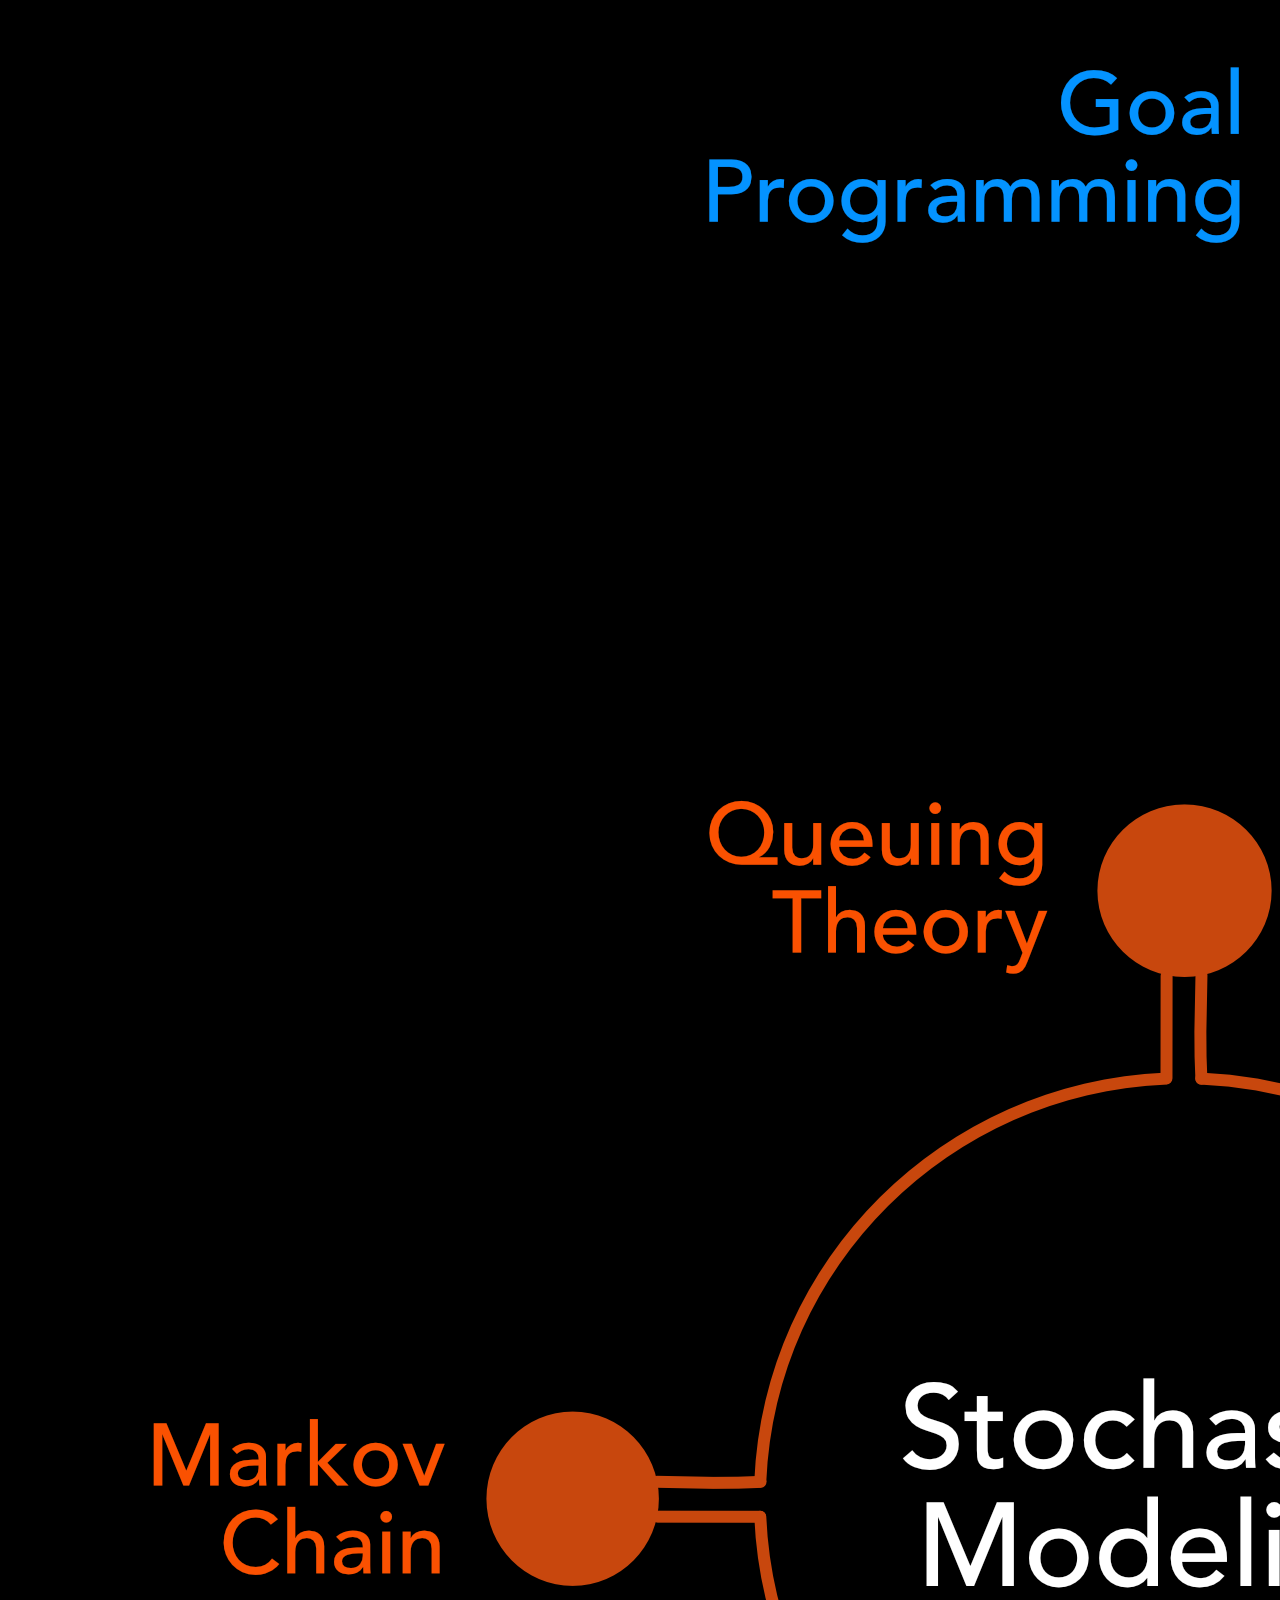
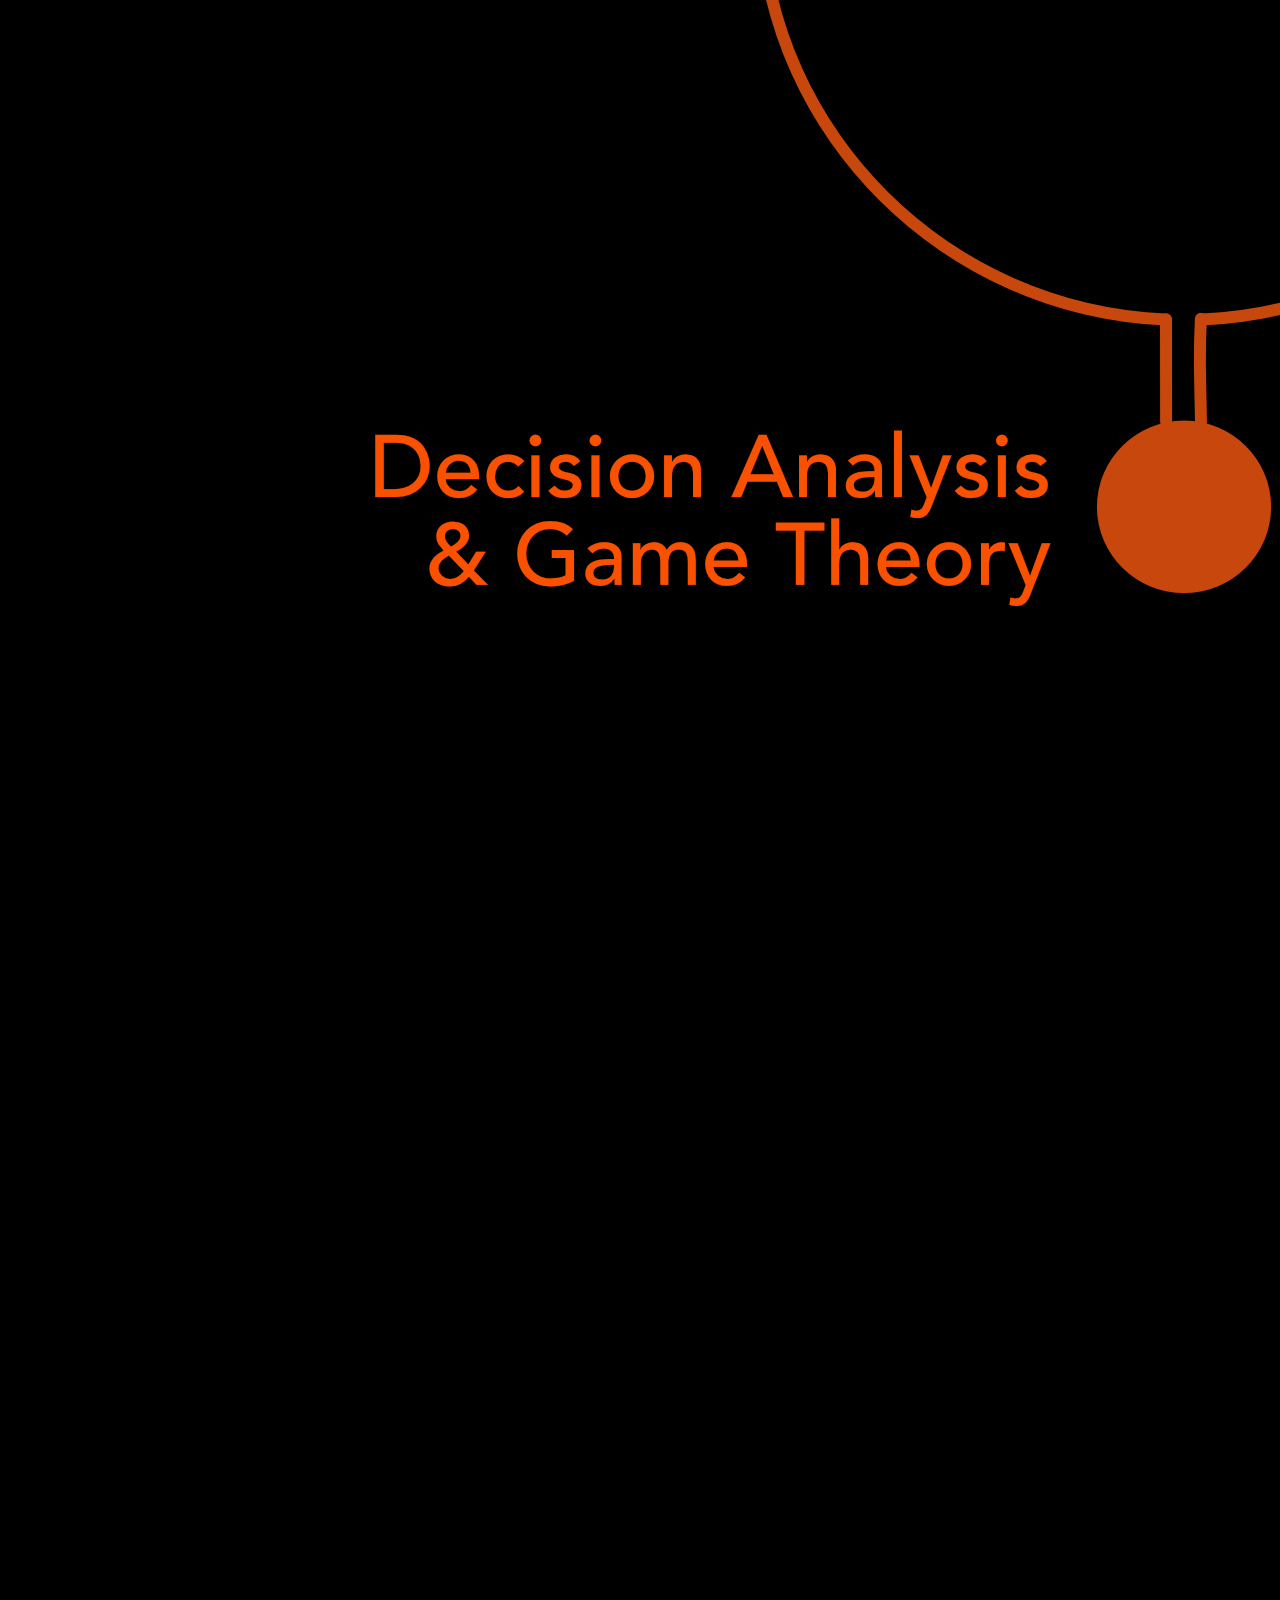
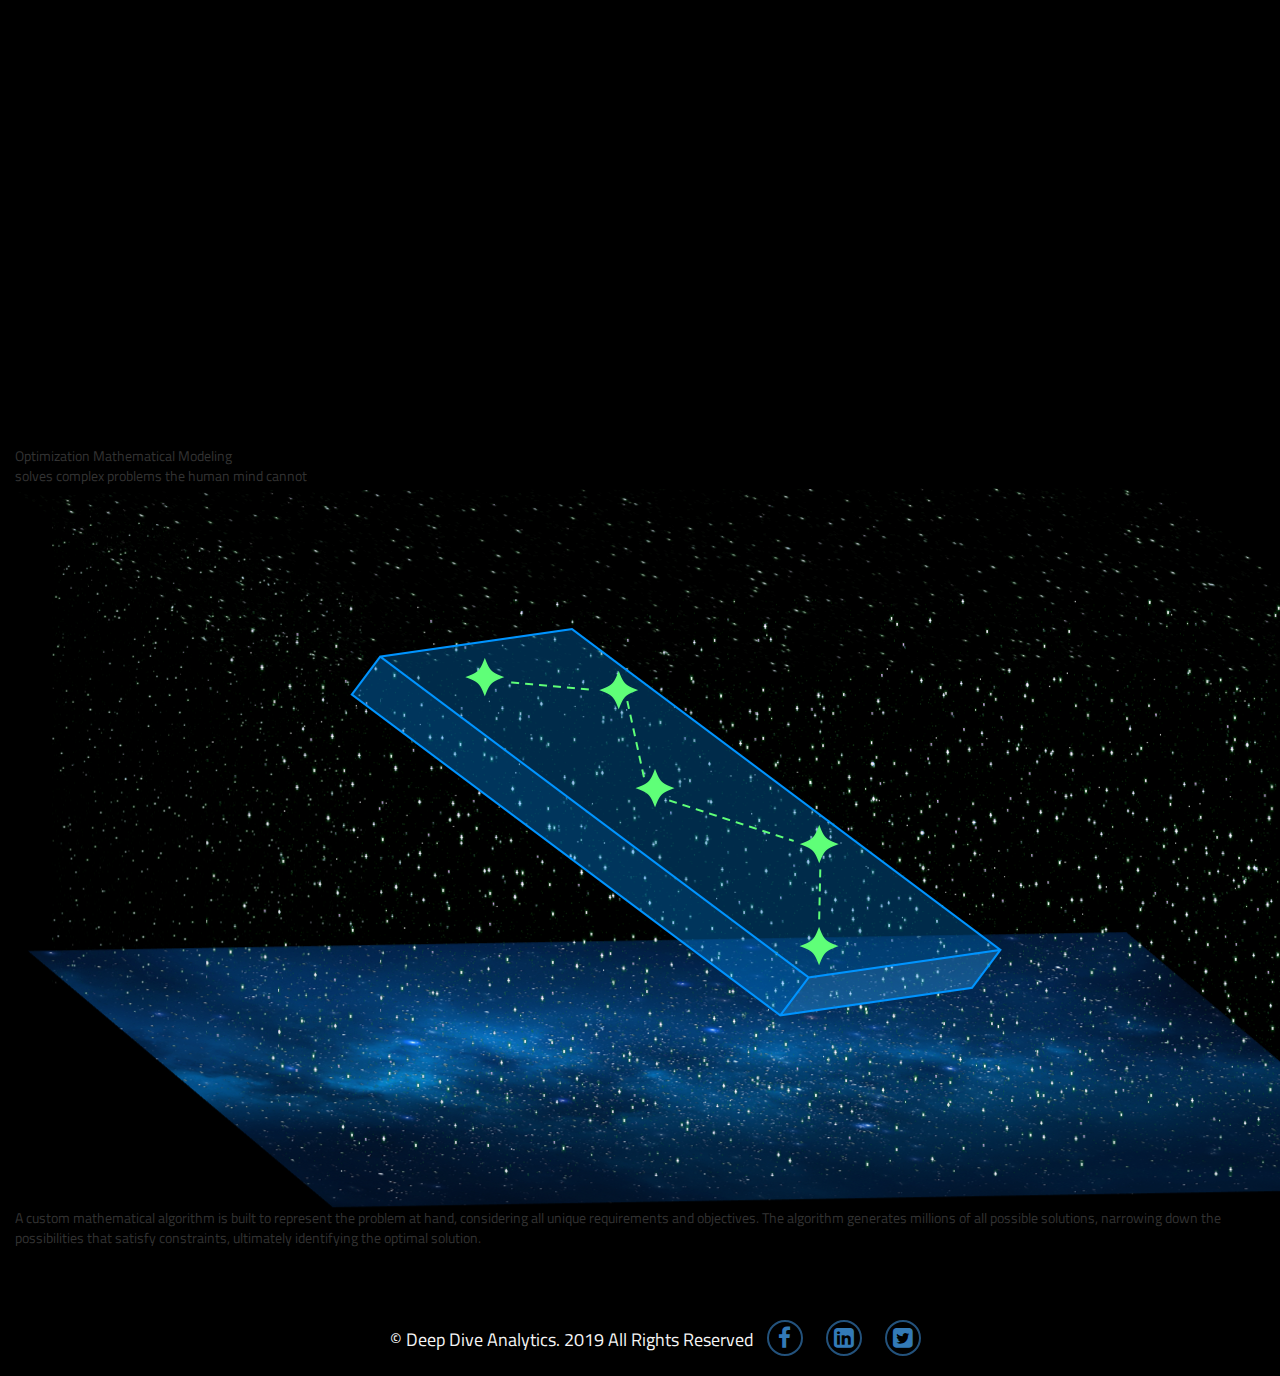
<file: html/prescriptive_analytics.html>
<!DOCTYPE html>
<html lang="en">
  <head>
    <meta charset="utf-8">
    <meta http-equiv="X-UA-Compatible" content="IE=edge">
    <meta name="viewport" content="width=device-width, initial-scale=1">

    <title> DeepDiveAnalytics</title>
    
    <!-- Font-->
    <link href="https://fonts.googleapis.com/css?family=Roboto" rel="stylesheet">
    <link href="https://fonts.googleapis.com/css?family=Titillium+Web&display=swap" rel="stylesheet">
    
    <!-- Add Social Media icons library -->
    <link rel="stylesheet" href="https://cdnjs.cloudflare.com/ajax/libs/font-awesome/4.7.0/css/font-awesome.min.css">

    <!-- CSS -->
    <link rel="stylesheet" href="../css/prescriptive_analytics.css">
    <link rel="stylesheet" href="../js/fancybox/jquery.fancybox.min.css">
    
    <!-- Bootstrap -->
    <link rel="stylesheet" href="https://maxcdn.bootstrapcdn.com/bootstrap/3.4.0/css/bootstrap.min.css">

    <!-- jQuery library -->
    <script src="../js/jquery.min.js"></script>
    <script src="../js/fancybox/jquery.fancybox.min.js"></script>

    <!-- Latest compiled JavaScript -->
    <script src="https://maxcdn.bootstrapcdn.com/bootstrap/3.4.0/js/bootstrap.min.js"></script>

     <!-- JS -->
     <script src="../js/prescriptive_analytics.js"></script>
  </head>
  <body>
    <div class="container-fluid stars font">
        <div class="twinkling">
            <!-- Menu bar-->
            <header id="header" class="font">
                <nav class="navbar navbar-inverse navbar-fixed-top">
                    <div class="container-fluid">
                    <div class="navbar-header">
                        <button type="button" class="navbar-toggle collapsed" data-toggle="collapse" 
                        data-target="#navbar-collapse-1"> <span class="sr-only">Toggle navigation</span> 
                        <span class="icon-bar"></span> <span class="icon-bar"></span> <span class="icon-bar"></span> </button>
                        <a class="navbar-brand" href="index.html"><img src="../img/logo_img/helmet.png" alt="logo" id="logo_brand"/></a>
                    </div>
                    <div class="collapse navbar-collapse" id="navbar-collapse-1">
                        <ul class="nav navbar-nav navbar-right">
                            <li><a href="index.html"> HOME <span class="sr-only">(current)</span></a></li>
                            <li class="dropdown">
                                <a href="#" class="dropdown-toggle" data-toggle="dropdown" role="button" aria-haspopup="true" aria-expanded="false"> OUR WORK <span class="caret"></span></a>
                                    <ul class="dropdown-menu" style="background-color: black;">
                                <li><a href="services.html" style="color:whitesmoke; background: black;" >Suceess stories</a></li>
                                <li role="separator" class="divider"></li>
                                <li style="color:darkgrey; margin-left: 2%;"> Skillset </li>
                                <li><a href="prescriptive_analytics.html" style="color:#58F86F !important; background: black;"> Prescriptive Analytics</a></li>
                                <li><a href="predictive_analytics.html" style="color:whitesmoke; background: black;"> Predictive Analytics</a></li>
                                <li><a href=" custom_solution_deployment.html" style="color:whitesmoke; background: black;"> Custom Solution Deployment</a></li>
                            </ul>
                            <li><a href="products_services.html"> PRODUCTS & SERVICES</a></li>
                            <li><a href="about.html">ABOUT</a></li>
                            <li><a href="contact.html" >CONTACT</a></li>
                        </ul>
                    </div>
                    </div>
                </nav> 
            </header> 
            <!--  First Section -->
            <div id="section-1__header"> Prescriptive Analytics </div>
            <hr id="hr_1">
            <div id="section-1__header-2">Given what's happened / what we think will happen,<br> what is the best action to take?</div>
            <a data-fancybox="gallery" target="_blank" href="../img/pres_analytics/prescriptive_modeling_1.png">
                <img alt="schema_1" id="schema_1" src="../img/pres_analytics/prescriptive_modeling_1.png"/>
            </a>
            <div id="section-2__header">Optimization Mathematical Modeling <br>solves complex problems the human mind cannot​</div>
            <a data-fancybox="gallery" target="_blank" href="../img/pres_analytics/or_1.png">
                <img alt="schema_2" id="schema_2" src="../img/pres_analytics/or_1.png"/>
            </a>
            <div id="section-2__header-text">
                A&nbsp;custom mathematical algorithm is&nbsp;built to&nbsp;represent the problem at&nbsp;hand, 
                considering all unique requirements and objectives. The algorithm generates millions of&nbsp;all 
                possible solutions, narrowing down the possibilities that satisfy constraints, ultimately 
                identifying the optimal solution.
            </div>
            <!--  Footer -->
            <footer>
                <ul>
                    <li id="footer_rights"> <h4> © Deep Dive Analytics. 2019 All Rights Reserved</h4></li>
                    <li class="social-media"><a href="https://www.facebook.com/deepdiveanalytics.io"><i class="fa fa-facebook"></i></a> </li>
                    <li class="social-media"><a href="https://www.linkedin.com/company/deepdiveanalytics"><i class="fa fa-linkedin-square"></i></a></li>
                    <li class="social-media"><a href="https://twitter.com/deepdiveAI"><i class="fa fa-twitter-square"></i></a></li>
                </ul>
            </footer> 
        </div>
    </div>  	
  </body>
</html>
</file>
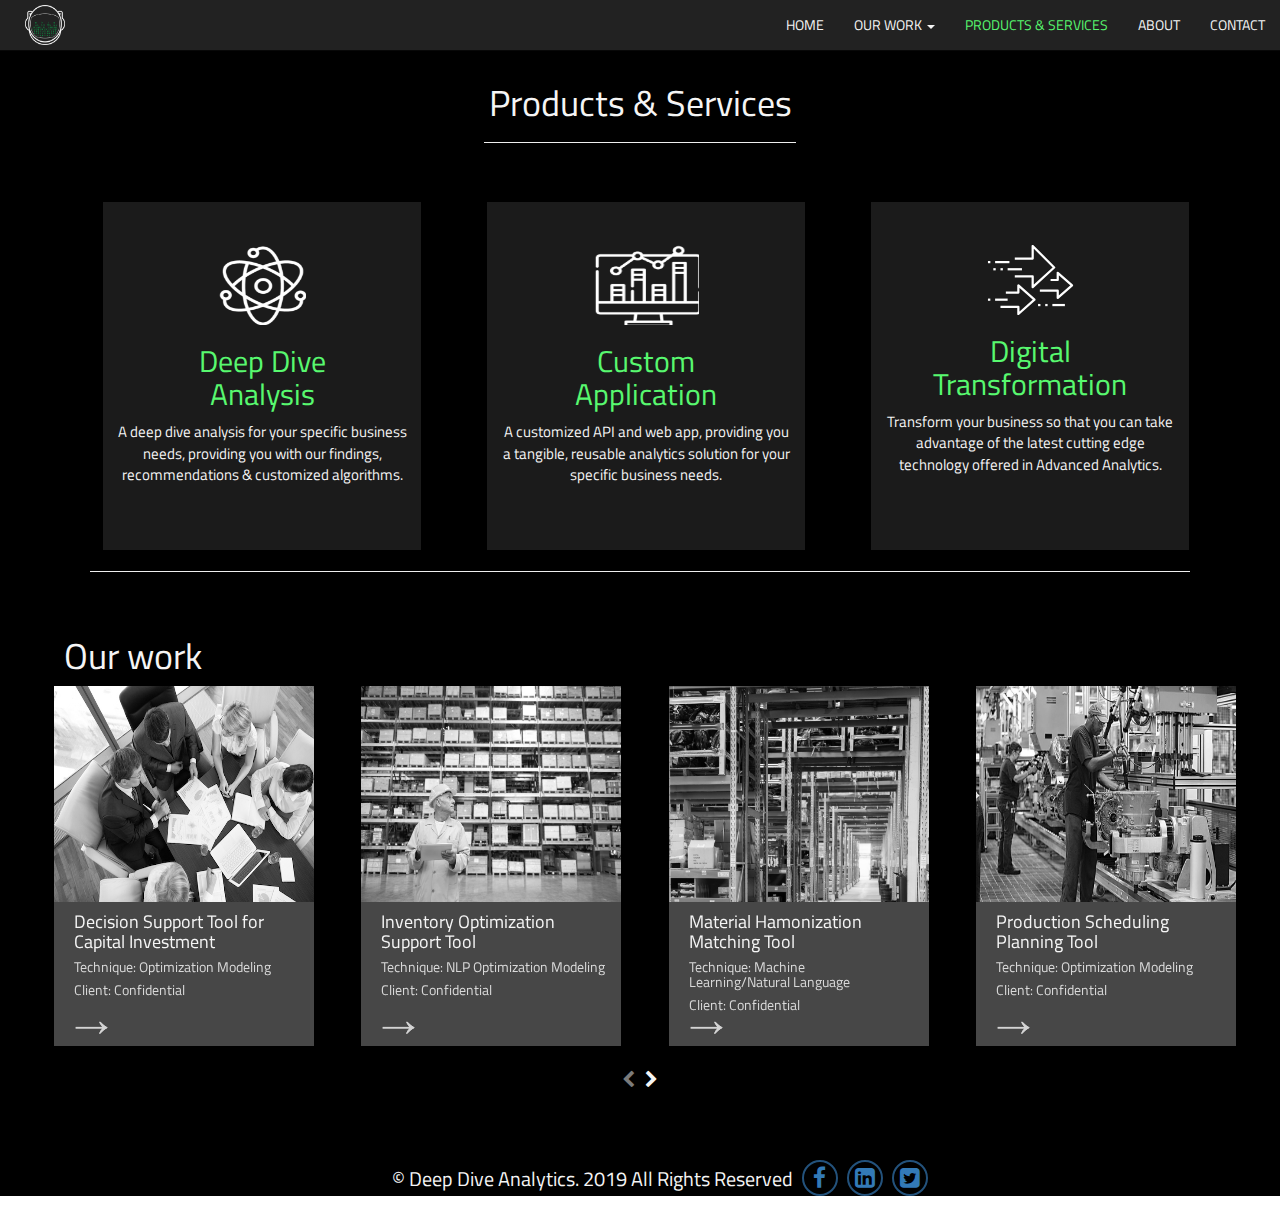
<file: html/products_services.html>
<!DOCTYPE html>
<html lang="en">
  <head>
    <meta charset="utf-8">
    <meta http-equiv="X-UA-Compatible" content="IE=edge">
    <meta name="viewport" content="width=device-width, initial-scale=1">

    <title> DeepDiveAnalytics</title>
    <!-- Font -->
    <link href="https://fonts.googleapis.com/css?family=Roboto" rel="stylesheet">
    <link href="https://fonts.googleapis.com/css?family=Titillium+Web&display=swap" rel="stylesheet">
    
    <!-- Add Social Media icons library -->
    <link rel="stylesheet" href="https://cdnjs.cloudflare.com/ajax/libs/font-awesome/4.7.0/css/font-awesome.min.css">

    <!-- CSS -->
    <link rel="stylesheet" href="../css/products_and_services.css">
    <link rel="stylesheet" href="../js/fancybox/jquery.fancybox.min.css">
    <link rel="stylesheet" href="../OwlCarousel2-2.3.4/dist/assets/owl.carousel.min.css">
    <link rel="stylesheet" href="../OwlCarousel2-2.3.4/dist/assets/owl.theme.default.min.css">

    <!-- Bootstrap -->
    <link rel="stylesheet" href="https://maxcdn.bootstrapcdn.com/bootstrap/3.4.0/css/bootstrap.min.css">
    
    <!-- jQuery library -->
    <script src="../js/jquery.min.js"></script>
    <script src="../OwlCarousel2-2.3.4/dist/owl.carousel.min.js"></script>
    <script src="../js/fancybox/jquery.fancybox.min.js"></script>
    
    <!-- Latest compiled JavaScript -->
    <script src="https://maxcdn.bootstrapcdn.com/bootstrap/3.4.0/js/bootstrap.min.js"></script>
    
    <!-- Link to JS-->
    <script src="../js/products_and_services.js"></script>

  </head>
  <body>
    <div class="stars font">
        <div class="twinkling">
        <!-- Menu bar-->
        <header id="header" class="font">
            <nav class="navbar navbar-inverse navbar-fixed-top">
                <div class="container-fluid">      
                <div class="navbar-header">
                    <button type="button" class="navbar-toggle collapsed" data-toggle="collapse" 
                    data-target="#navbar-collapse-1"> <span class="sr-only">Toggle navigation</span> 
                    <span class="icon-bar"></span> <span class="icon-bar"></span> <span class="icon-bar"></span> </button>
                    <a class="navbar-brand" href="index.html"><img src="../img/logo_img/helmet.png" alt="logo" id="logo_brand"></a>
                </div>
                <div class="collapse navbar-collapse" id="navbar-collapse-1">
                    <ul class="nav navbar-nav navbar-right">
                        <li><a href="index.html"> HOME <span class="sr-only">(current)</span></a></li>
                        <li class="dropdown">
                        <a href="#" class="dropdown-toggle" data-toggle="dropdown" role="button" aria-haspopup="true" aria-expanded="false"> OUR WORK <span class="caret"></span></a>
                        <ul class="dropdown-menu" style="background-color: black;">
                            <li><a href="services.html" style="color:whitesmoke; background: black;" >Suceess stories</a></li>
                            <li role="separator" class="divider"></li>
                            <li style="color:darkgrey; margin-left: 2%;"> Skillset </li>
                            <li><a href="prescriptive_analytics.html" style="color:whitesmoke; background: black;"> Prescriptive Analytics</a></li>
                            <li><a href="predictive_analytics.html" style="color:whitesmoke; background: black;"> Predictive Analytics</a></li>
                            <li><a href=" custom_solution_deployment.html" style="color:whitesmoke; background: black;"> Custom Solution Deployment</a></li>
                        </ul>
                        <li><a href="products_services.html" style="color: #58F86F !important;"> PRODUCTS & SERVICES</a></li>
                        <li><a href="about.html">ABOUT</a></li>
                        <li><a href="contact.html" >CONTACT</a></li>
                    </ul>
                </div>
                </div>
            </nav> 
        </header> 
        <!--  First Section -->
        <div class="container-fluid center">
            <h1 id="header_1"> Products & Services </h1>
            <hr id="hr_1">
                <div class="row">
                    <div class="col-xs-3" id="item_with_pic_1">
                        <img id="product_img_1" alt="item_1" src="../img/icons_img/icon_deepdiveanalysis.png"/>
                        <h2 class="header__2"> Deep Dive <br> Analysis </h2>
                        <div class="text">
                            A deep dive analysis for your specific
                            business needs, providing you with 
                            our findings, recommendations & 
                            customized algorithms.
                        </div>
                    </div>
                    <div class="col-xs-3 item_with_pic_2">
                        <img id="product_img_2" alt="item_2" src="../img/icons_img/custom_application.png"/>
                        <h2 class="header__2"> Custom <br> Application </h2>
                        <div class="text">
                            A customized API and web app,
                            providing you a tangible, reusable 
                            analytics solution for your specific 
                            business needs.
                        </div>
                    </div>
                    <div class="col-xs-3 item_with_pic_2">
                        <img id="product_img_3" alt="item_3" src="../img/icons_img/digital_transformation.svg"/>
                        <h2 class="header__2" id="header__2__dig-transform"> Digital <br> Transformation </h2>
                        <div class="text">
                            Transform your business so that you 
                            can take advantage of the latest 
                            cutting edge technology offered in
                            Advanced Analytics. 
                        </div>
                    </div>
                </div>
            </div>
            <hr id="hr_2">
            <!--  Second Section -->
            <h1 id="section-2__head"> Our work </h1>
            <div class="owl-carousel owl-theme">
                    <div class="item">
                        <div class="img_story"> 
                            <a target="_blank" href="../img/services_img/capital_ investment.jpg" data-fancybox="gallery">
                                <img src="../img/services_img_2/capital_investment_thumbnail.jpg" alt="cap_invest"/>
                                <h4 class="img_story__label"> Decision Support Tool for Capital Investment</h4>
                                <h5 class="img_story__label__2"> Technique: Optimization Modeling</h5>
                                <h5 class="img_story__label__2"> Client: Confidential</h5>
                                <img src="../img/icons_img/arrow_green.png" alt="arrow" class="arrow"/>
                            </a>
                        </div>
                    </div>
                    <div class="item">
                        <div class="img_story">
                            <a target="_blank" href="../img/services_img/Inventory_Optimization.jpg" data-fancybox="gallery">
                                <img src="../img/services_img_2/inventory_thumbnail.jpg" alt="inventory"/>
                                <h4 class="img_story__label"> Inventory Optimization <br> Support Tool </h4>
                                <h5 class="img_story__label__2"> Technique: NLP Optimization Modeling </h5>
                                <h5 class="img_story__label__2"> Client: Confidential</h5>
                                <img src="../img/icons_img/arrow_green.png" alt="arrow" class="arrow"/>
                            </a>
                        </div>
                    </div>
                    <div class="item">
                        <div class="img_story">
                            <a target="_blank" href="../img/services_img/Materials_Harmonization.jpg" data-fancybox="gallery">
                                <img src="../img/services_img_2/common_parts_thumbnail.png" alt="common_parts"/>
                                <h4 class="img_story__label"> Material Hamonization <br> Matching Tool </h4>
                                <h5 class="img_story__label__2"> Technique: Machine <br> Learning/Natural Language </h5>
                                <h5 class="img_story__label__2"> Client: Confidential</h5>
                                <img src="../img/icons_img/arrow_green.png" alt="arrow" class="arrow"/>
                            </a>
                        </div>
                    </div>
                    <div class="item">
                        <div class="img_story" id="first_item_in_slide_2">
                            <a target="_blank" href="../img/services_img/Production_Scheduling.jpg" data-fancybox="gallery">
                                <img src="../img/services_img_2/production_sched_thumbnail.jpg" alt="production_sched"/> 
                                <h4 class="img_story__label"> Production Scheduling <br> Planning Tool </h4>
                                <h5 class="img_story__label__2"> Technique: Optimization Modeling </h5>
                                <h5 class="img_story__label__2"> Client: Confidential</h5>
                                <img src="../img/icons_img/arrow_green.png" alt="arrow" class="arrow"/>
                            </a>
                        </div>
                    </div>
                    <div class="item">
                        <div class="img_story">
                            <a target="_blank" href="../img/services_img/Radiology_Scheduling.jpg" data-fancybox="gallery"> 
                                <img src="../img/services_img_2/rads_scheduling_thumbnail.jpg" alt="rads_scheduling"/> 
                                <h4 class="img_story__label"> Radiology Residency Scheduling Solution </h4>
                                <h5 class="img_story__label__2"> Technique: Optimization Modeling </h5>
                                <h5 class="img_story__label__2"> Client: UM Hospital / Jackson <br> Memorial Hospital </h5>
                                <img src="../img/icons_img/arrow_green.png" alt="arrow" class="arrow"/>
                            </a>
                        </div>
                    </div>
                    <div class="item"><h4>6</h4></div>
                </div>
                <!--  Footer -->
                <footer>
                    <ul>
                        <li id="footer_rights">  © Deep Dive Analytics. 2019 All Rights Reserved</li>
                        <li class="social-media"><a href="https://www.facebook.com/deepdiveanalytics.io"><i class="fa fa-facebook"></i></a> </li>
                        <li class="social-media"><a href="https://www.linkedin.com/company/deepdiveanalytics"><i class="fa fa-linkedin-square"></i></a></li>
                        <li class="social-media"><a href="https://twitter.com/deepdiveAI"><i class="fa fa-twitter-square"></i></a></li>
                    </ul>
                </footer> 
            </div>
        </div>	
  </body>
</html>
</file>
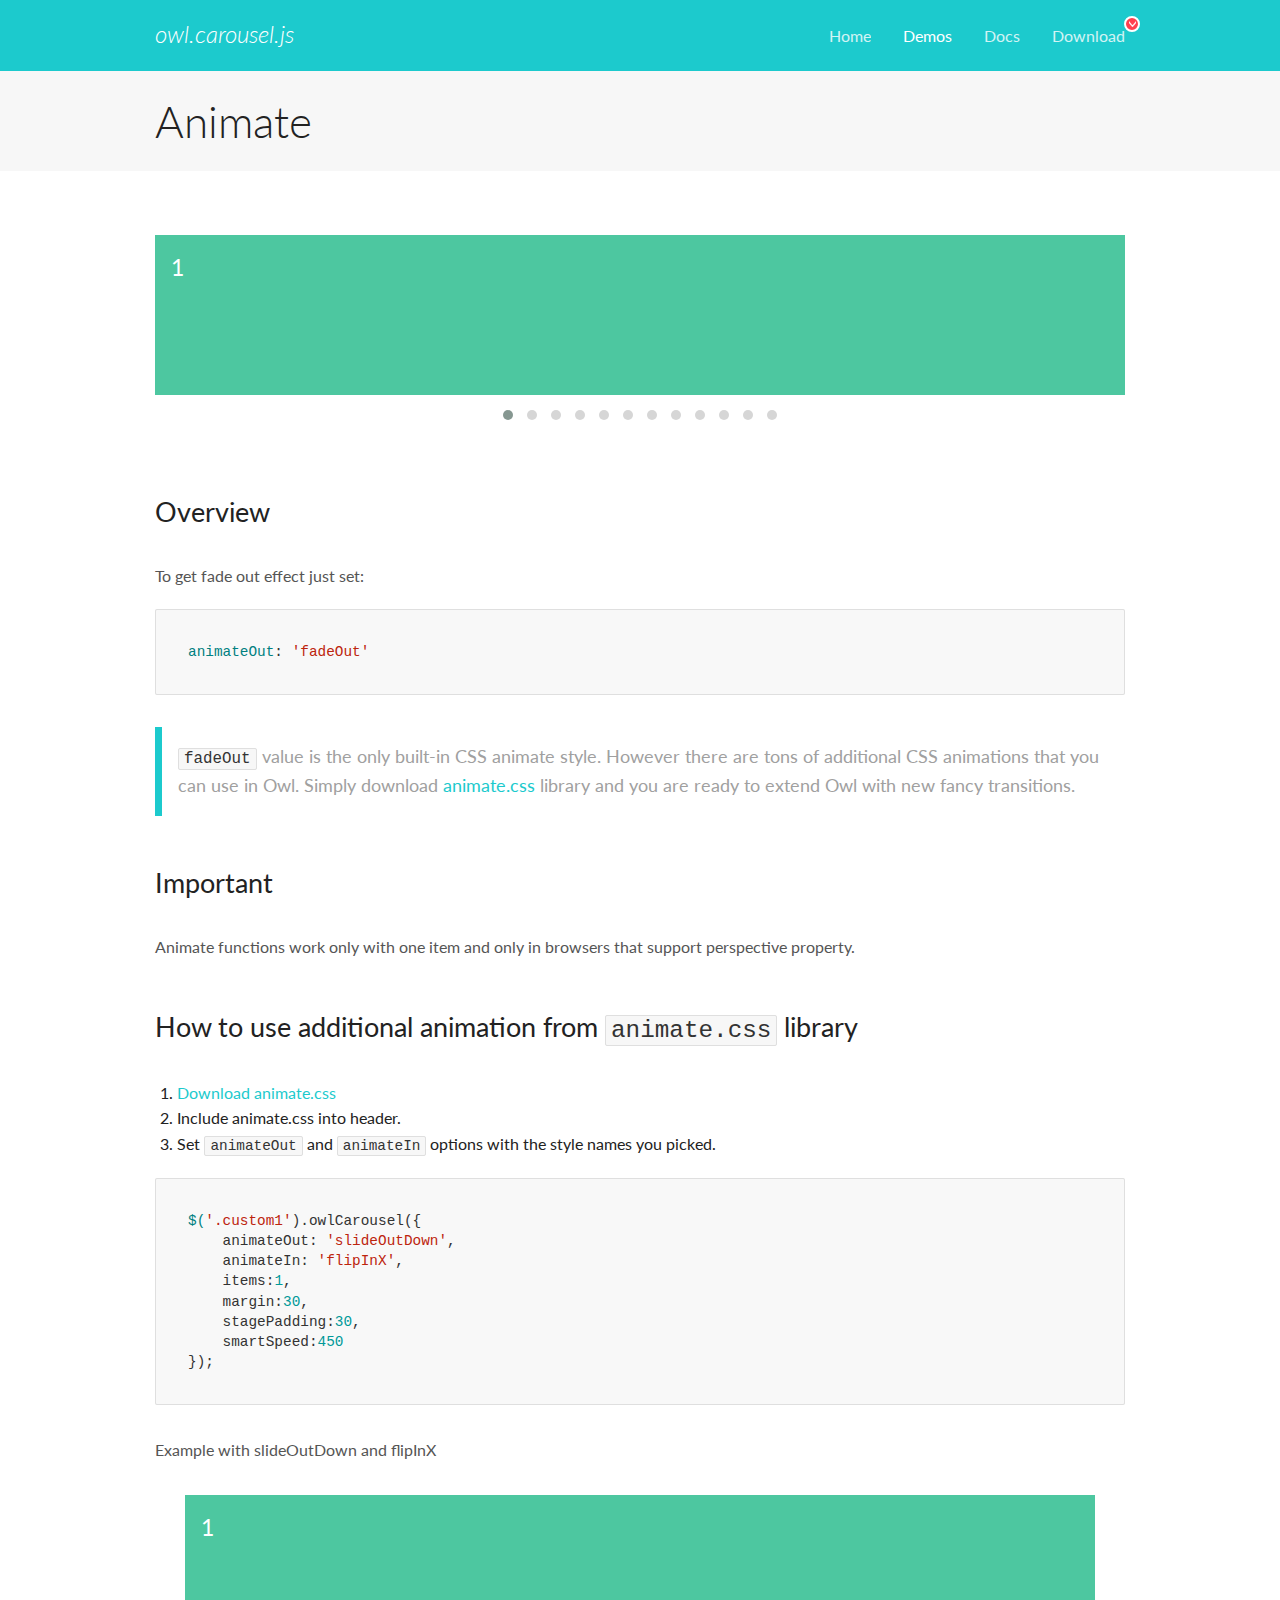
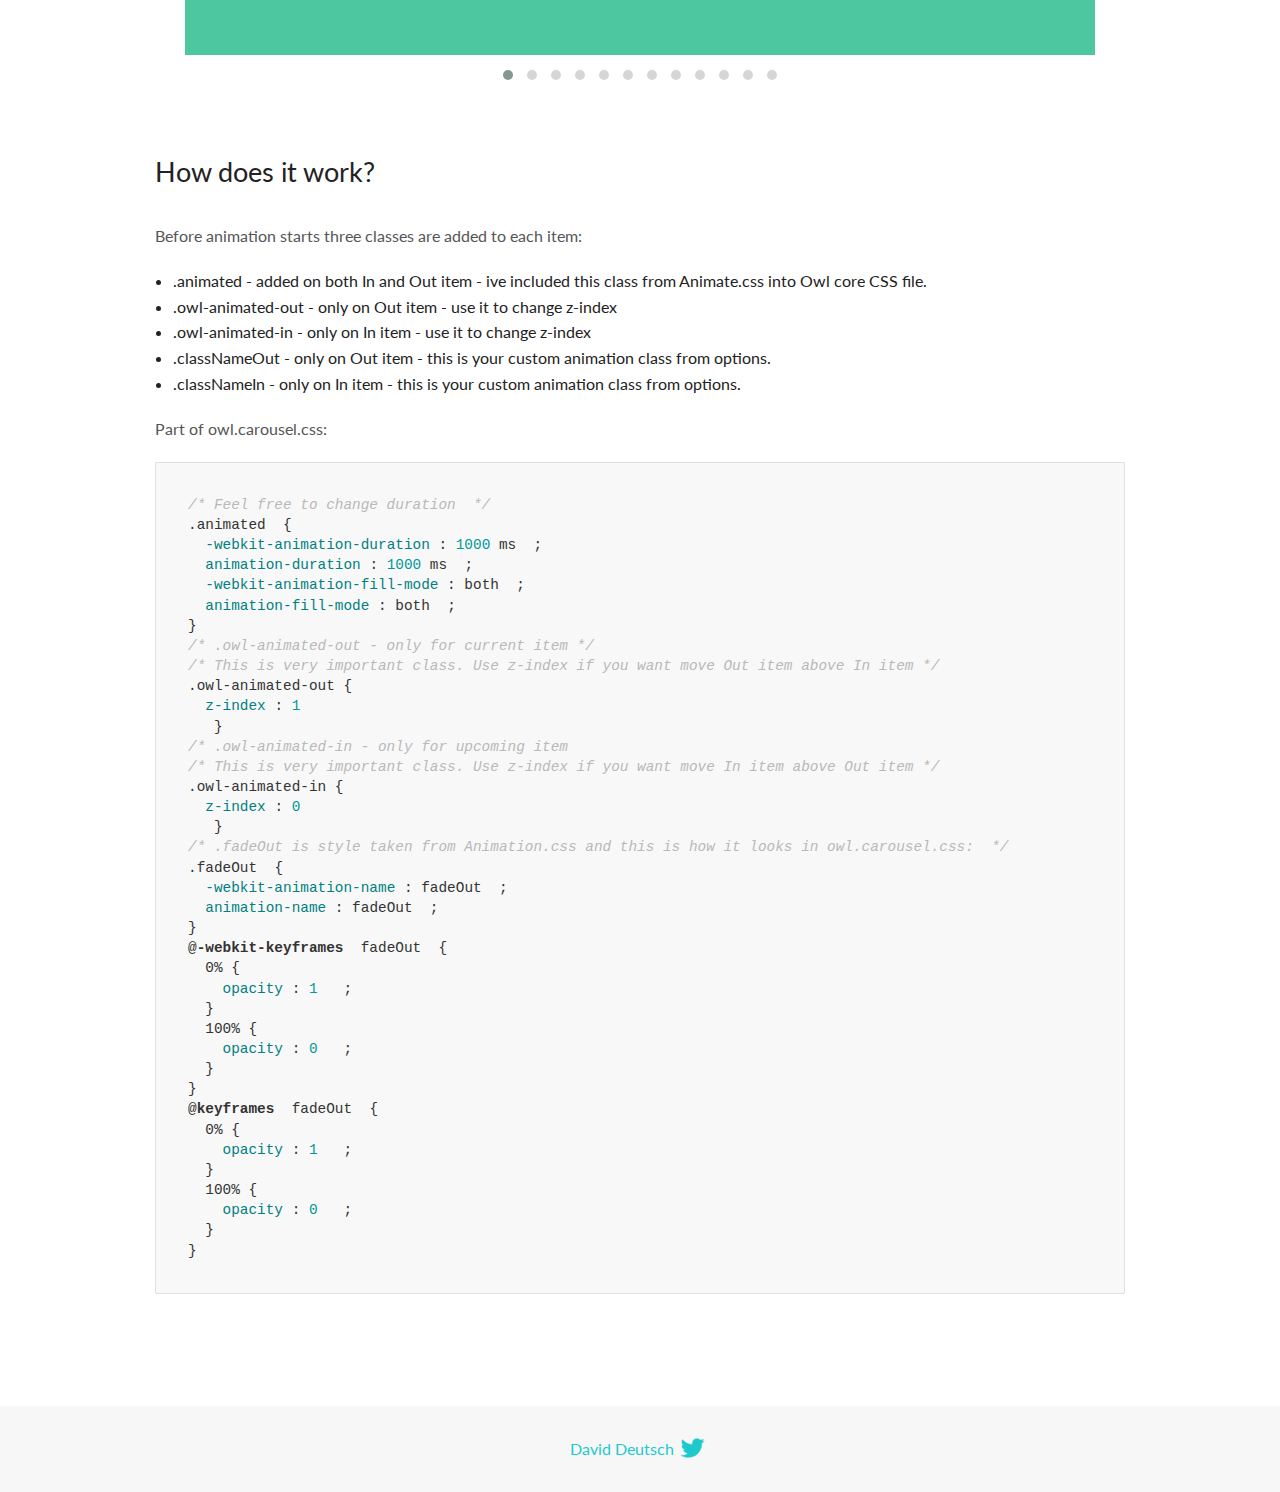
<file: OwlCarousel2-2.3.4/docs/demos/animate.html>
<!DOCTYPE html>
<html lang="en">
  <head>

    <!-- head -->
    <meta charset="utf-8">
    <meta name="msapplication-tap-highlight" content="no" />
    <meta name="viewport" content="width=device-width, initial-scale=1.0" />
    <meta name="description" content="Animate carousel">
    <meta name="author" content="David Deutsch">
    <title>
      Animate Demo | Owl Carousel | 2.3.4
    </title>

    <!-- Stylesheets -->
    <link href='https://fonts.googleapis.com/css?family=Lato:300,400,700,400italic,300italic' rel='stylesheet' type='text/css'>
    <link rel="stylesheet" href="../assets/css/docs.theme.min.css">

    <!-- Owl Stylesheets -->
    <link rel="stylesheet" href="../assets/owlcarousel/assets/owl.carousel.min.css">
    <link rel="stylesheet" href="../assets/owlcarousel/assets/owl.theme.default.min.css">

    <!-- HTML5 shim and Respond.js IE8 support of HTML5 elements and media queries -->

    <!--[if lt IE 9]>
      <script src="https://oss.maxcdn.com/libs/html5shiv/3.7.0/html5shiv.js"></script>
      <script src="https://oss.maxcdn.com/libs/respond.js/1.3.0/respond.min.js"></script>
    <![endif]-->

    <!-- Favicons -->
    <link rel="apple-touch-icon-precomposed" sizes="144x144" href="../assets/ico/apple-touch-icon-144-precomposed.png">
    <link rel="shortcut icon" href="../assets/ico/favicon.png">
    <link rel="shortcut icon" href="favicon.ico">

    <!-- Yeah i know js should not be in header. Its required for demos.-->

    <!-- javascript -->
    <script src="../assets/vendors/jquery.min.js"></script>
    <script src="../assets/owlcarousel/owl.carousel.js"></script>
  </head>
  <body>

    <!-- header -->
    <header class="header">
      <div class="row">
        <div class="large-12 columns">
          <div class="brand left">
            <h3>
              <a href="/OwlCarousel2/">owl.carousel.js</a> 
            </h3>
          </div>
          <a id="toggle-nav" class="right">
            <span></span> <span></span> <span></span> 
          </a> 
          <div class="nav-bar">
            <ul class="clearfix">
              <li> <a href="/OwlCarousel2/index.html">Home</a>  </li>
              <li class="active">
                <a href="/OwlCarousel2/demos/demos.html">Demos</a> 
              </li>
              <li> <a href="/OwlCarousel2/docs/started-welcome.html">Docs</a>  </li>
              <li>
                <a href="https://github.com/OwlCarousel2/OwlCarousel2/archive/2.3.4.zip">Download</a> 
                <span class="download"></span> 
              </li>
            </ul>
          </div>
        </div>
      </div>
    </header>

    <!-- title -->
    <section class="title">
      <div class="row">
        <div class="large-12 columns">
          <h1>Animate</h1>
        </div>
      </div>
    </section>

    <!--  Demos -->
    <section id="demos">
      <div class="row">
        <div class="large-12 columns">
          <div class="fadeOut owl-carousel owl-theme">
            <div class="item">
              <h4>1</h4>
            </div>
            <div class="item">
              <h4>2</h4>
            </div>
            <div class="item">
              <h4>3</h4>
            </div>
            <div class="item">
              <h4>4</h4>
            </div>
            <div class="item">
              <h4>5</h4>
            </div>
            <div class="item">
              <h4>6</h4>
            </div>
            <div class="item">
              <h4>7</h4>
            </div>
            <div class="item">
              <h4>8</h4>
            </div>
            <div class="item">
              <h4>9</h4>
            </div>
            <div class="item">
              <h4>10</h4>
            </div>
            <div class="item">
              <h4>11</h4>
            </div>
            <div class="item">
              <h4>12</h4>
            </div>
          </div>
          <h3 id="overview">Overview</h3>
          <p>To get fade out effect just set:</p>
          <pre><code>animateOut: &#39;fadeOut&#39;</code></pre>
          <blockquote>
            <p><code>fadeOut</code> value is the only built-in CSS animate style. However there are tons of additional CSS animations that you can use in Owl. Simply download
              <a href="https://daneden.github.io/animate.css/">animate.css</a>  library and you are ready to extend Owl with new fancy transitions.</p>
          </blockquote>
          <h3 id="important">Important</h3>
          <p>Animate functions work only with one item and only in browsers that support perspective property.</p>
          <h3 id="how-to-use-additional-animation-from-animate-css-library">How to use additional animation from <code>animate.css</code> library</h3>
          <ol>
            <li> <a href="https://daneden.github.io/animate.css/">Download animate.css</a>  </li>
            <li>Include animate.css into header.</li>
            <li>Set <code>animateOut</code> and <code>animateIn</code> options with the style names you picked.</li>
          </ol>
          <pre><code>$(&#39;.custom1&#39;).owlCarousel({
    animateOut: &#39;slideOutDown&#39;,
    animateIn: &#39;flipInX&#39;,
    items:1,
    margin:30,
    stagePadding:30,
    smartSpeed:450
});</code></pre>
          <p>Example with slideOutDown and flipInX</p>
          <div class="custom1 owl-carousel owl-theme">
            <div class="item">
              <h4>1</h4>
            </div>
            <div class="item">
              <h4>2</h4>
            </div>
            <div class="item">
              <h4>3</h4>
            </div>
            <div class="item">
              <h4>4</h4>
            </div>
            <div class="item">
              <h4>5</h4>
            </div>
            <div class="item">
              <h4>6</h4>
            </div>
            <div class="item">
              <h4>7</h4>
            </div>
            <div class="item">
              <h4>8</h4>
            </div>
            <div class="item">
              <h4>9</h4>
            </div>
            <div class="item">
              <h4>10</h4>
            </div>
            <div class="item">
              <h4>11</h4>
            </div>
            <div class="item">
              <h4>12</h4>
            </div>
          </div>
          <h3 id="how-does-it-work-">How does it work?</h3>
          <p>Before animation starts three classes are added to each item:</p>
          <ul>
            <li>.animated - added on both In and Out item - ive included this class from Animate.css into Owl core CSS file.</li>
            <li>.owl-animated-out - only on Out item - use it to change z-index</li>
            <li>.owl-animated-in - only on In item - use it to change z-index</li>
            <li>.classNameOut - only on Out item - this is your custom animation class from options.</li>
            <li>.classNameIn - only on In item - this is your custom animation class from options.</li>
          </ul>
          <p>Part of owl.carousel.css:</p>
          <pre><code class="language-css"><span class="comment">/* Feel free to change duration  */</span> 
<span class="class">.animated</span>  <span class="rules">{
  <span class="rule"><span class="attribute">-webkit-animation-duration</span> :<span class="value"> <span class="number">1000</span> ms</span> </span> ;
  <span class="rule"><span class="attribute">animation-duration</span> :<span class="value"> <span class="number">1000</span> ms</span> </span> ;
  <span class="rule"><span class="attribute">-webkit-animation-fill-mode</span> :<span class="value"> both</span> </span> ;
  <span class="rule"><span class="attribute">animation-fill-mode</span> :<span class="value"> both</span> </span> ;
<span class="rule">}</span> </span> 
<span class="comment">/* .owl-animated-out - only for current item */</span> 
<span class="comment">/* This is very important class. Use z-index if you want move Out item above In item */</span> 
<span class="class">.owl-animated-out</span> <span class="rules">{
  <span class="rule"><span class="attribute">z-index</span> :<span class="value"> <span class="number">1</span> 
</span> </span> </span> }
<span class="comment">/* .owl-animated-in - only for upcoming item
/* This is very important class. Use z-index if you want move In item above Out item */</span> 
<span class="class">.owl-animated-in</span> <span class="rules">{
  <span class="rule"><span class="attribute">z-index</span> :<span class="value"> <span class="number">0</span> 
</span> </span> </span> }
<span class="comment">/* .fadeOut is style taken from Animation.css and this is how it looks in owl.carousel.css:  */</span> 
<span class="class">.fadeOut</span>  <span class="rules">{
  <span class="rule"><span class="attribute">-webkit-animation-name</span> :<span class="value"> fadeOut</span> </span> ;
  <span class="rule"><span class="attribute">animation-name</span> :<span class="value"> fadeOut</span> </span> ;
<span class="rule">}</span> </span> 
<span class="at_rule">@<span class="keyword">-webkit-keyframes</span>  fadeOut </span> {
  0% <span class="rules">{
    <span class="rule"><span class="attribute">opacity</span> :<span class="value"> <span class="number">1</span> </span> </span> ;
  <span class="rule">}</span> </span> 
  100% <span class="rules">{
    <span class="rule"><span class="attribute">opacity</span> :<span class="value"> <span class="number">0</span> </span> </span> ;
  <span class="rule">}</span> </span> 
}
<span class="at_rule">@<span class="keyword">keyframes</span>  fadeOut </span> {
  0% <span class="rules">{
    <span class="rule"><span class="attribute">opacity</span> :<span class="value"> <span class="number">1</span> </span> </span> ;
  <span class="rule">}</span> </span> 
  100% <span class="rules">{
    <span class="rule"><span class="attribute">opacity</span> :<span class="value"> <span class="number">0</span> </span> </span> ;
  <span class="rule">}</span> </span> 
}</code></pre>
          <link rel="stylesheet" href="../assets/css/animate.css">
          <script>
            jQuery(document).ready(function($) {
              $('.fadeOut').owlCarousel({
                items: 1,
                animateOut: 'fadeOut',
                loop: true,
                margin: 10,
              });
              $('.custom1').owlCarousel({
                animateOut: 'slideOutDown',
                animateIn: 'flipInX',
                items: 1,
                margin: 30,
                stagePadding: 30,
                smartSpeed: 450
              });
            });
          </script>
        </div>
      </div>
    </section>

    <!-- footer -->
    <footer class="footer">
      <div class="row">
        <div class="large-12 columns">
          <h5>
            <a href="/OwlCarousel2/docs/support-contact.html">David Deutsch</a> 
            <a id="custom-tweet-button" href="https://twitter.com/share?url=https://github.com/OwlCarousel2/OwlCarousel2&text=Owl Carousel - This is so awesome! " target="_blank"></a> 
          </h5>
        </div>
      </div>
    </footer>

    <!-- vendors -->
    <script src="../assets/vendors/highlight.js"></script>
    <script src="../assets/js/app.js"></script>
  </body>
</html>
</file>
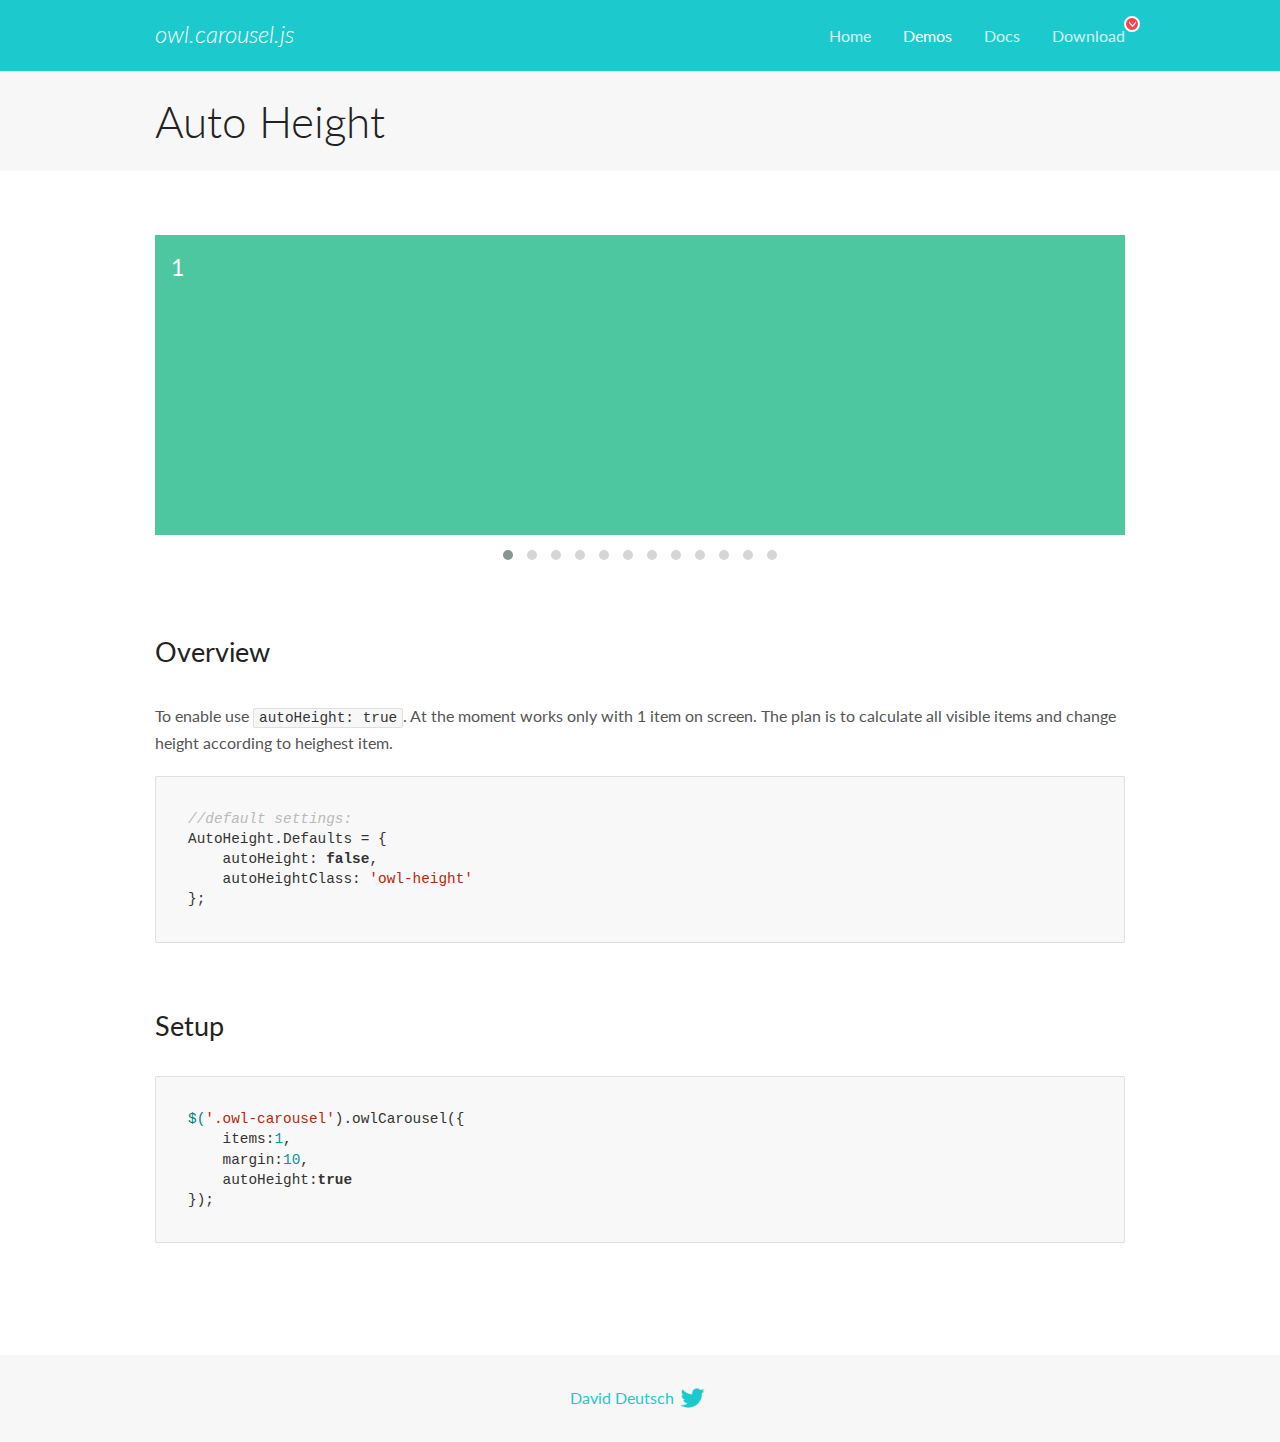
<file: OwlCarousel2-2.3.4/docs/demos/autoheight.html>
<!DOCTYPE html>
<html lang="en">
  <head>

    <!-- head -->
    <meta charset="utf-8">
    <meta name="msapplication-tap-highlight" content="no" />
    <meta name="viewport" content="width=device-width, initial-scale=1.0" />
    <meta name="description" content="autoHeight usage demo">
    <meta name="author" content="David Deutsch">
    <title>
      Auto Height Demo | Owl Carousel | 2.3.4
    </title>

    <!-- Stylesheets -->
    <link href='https://fonts.googleapis.com/css?family=Lato:300,400,700,400italic,300italic' rel='stylesheet' type='text/css'>
    <link rel="stylesheet" href="../assets/css/docs.theme.min.css">

    <!-- Owl Stylesheets -->
    <link rel="stylesheet" href="../assets/owlcarousel/assets/owl.carousel.min.css">
    <link rel="stylesheet" href="../assets/owlcarousel/assets/owl.theme.default.min.css">

    <!-- HTML5 shim and Respond.js IE8 support of HTML5 elements and media queries -->

    <!--[if lt IE 9]>
      <script src="https://oss.maxcdn.com/libs/html5shiv/3.7.0/html5shiv.js"></script>
      <script src="https://oss.maxcdn.com/libs/respond.js/1.3.0/respond.min.js"></script>
    <![endif]-->

    <!-- Favicons -->
    <link rel="apple-touch-icon-precomposed" sizes="144x144" href="../assets/ico/apple-touch-icon-144-precomposed.png">
    <link rel="shortcut icon" href="../assets/ico/favicon.png">
    <link rel="shortcut icon" href="favicon.ico">

    <!-- Yeah i know js should not be in header. Its required for demos.-->

    <!-- javascript -->
    <script src="../assets/vendors/jquery.min.js"></script>
    <script src="../assets/owlcarousel/owl.carousel.js"></script>
  </head>
  <body>

    <!-- header -->
    <header class="header">
      <div class="row">
        <div class="large-12 columns">
          <div class="brand left">
            <h3>
              <a href="/OwlCarousel2/">owl.carousel.js</a> 
            </h3>
          </div>
          <a id="toggle-nav" class="right">
            <span></span> <span></span> <span></span> 
          </a> 
          <div class="nav-bar">
            <ul class="clearfix">
              <li> <a href="/OwlCarousel2/index.html">Home</a>  </li>
              <li class="active">
                <a href="/OwlCarousel2/demos/demos.html">Demos</a> 
              </li>
              <li> <a href="/OwlCarousel2/docs/started-welcome.html">Docs</a>  </li>
              <li>
                <a href="https://github.com/OwlCarousel2/OwlCarousel2/archive/2.3.4.zip">Download</a> 
                <span class="download"></span> 
              </li>
            </ul>
          </div>
        </div>
      </div>
    </header>

    <!-- title -->
    <section class="title">
      <div class="row">
        <div class="large-12 columns">
          <h1>Auto Height</h1>
        </div>
      </div>
    </section>

    <!--  Demos -->
    <section id="demos">
      <div class="row">
        <div class="large-12 columns">
          <div class="owl-carousel owl-theme">
            <div class="item" style="height:300px">
              <h4>1</h4>
            </div>
            <div class="item" style="height:100px">
              <h4>2</h4>
            </div>
            <div class="item" style="height:500px">
              <h4>3</h4>
            </div>
            <div class="item" style="height:250px">
              <h4>4</h4>
            </div>
            <div class="item" style="height:400px">
              <h4>5</h4>
            </div>
            <div class="item" style="height:500px">
              <h4>6</h4>
            </div>
            <div class="item" style="height:600px">
              <h4>7</h4>
            </div>
            <div class="item" style="height:400px">
              <h4>8</h4>
            </div>
            <div class="item" style="height:300px">
              <h4>9</h4>
            </div>
            <div class="item" style="height:350px">
              <h4>10</h4>
            </div>
            <div class="item" style="height:200px">
              <h4>11</h4>
            </div>
            <div class="item" style="height:150px">
              <h4>12</h4>
            </div>
          </div>
          <h3 id="overview">Overview</h3>
          <p>To enable use <code>autoHeight: true</code>. At the moment works only with 1 item on screen. The plan is to calculate all visible items and change height according to heighest item.</p>
          <pre><code>//default settings:
AutoHeight.Defaults = {
    autoHeight: false,
    autoHeightClass: &#39;owl-height&#39;
};</code></pre>
          <h3 id="setup">Setup</h3>
          <pre><code>$(&#39;.owl-carousel&#39;).owlCarousel({
    items:1,
    margin:10,
    autoHeight:true
});</code></pre>
          <script>
            $(document).ready(function() {
              $('.owl-carousel').owlCarousel({
                items: 1,
                margin: 10,
                autoHeight: true
              });
            })
          </script>
        </div>
      </div>
    </section>

    <!-- footer -->
    <footer class="footer">
      <div class="row">
        <div class="large-12 columns">
          <h5>
            <a href="/OwlCarousel2/docs/support-contact.html">David Deutsch</a> 
            <a id="custom-tweet-button" href="https://twitter.com/share?url=https://github.com/OwlCarousel2/OwlCarousel2&text=Owl Carousel - This is so awesome! " target="_blank"></a> 
          </h5>
        </div>
      </div>
    </footer>

    <!-- vendors -->
    <script src="../assets/vendors/highlight.js"></script>
    <script src="../assets/js/app.js"></script>
  </body>
</html>
</file>
<file: css/about.css>
.font{
    font-family: 'Roboto', sans-serif;
    font-family: 'Titillium Web', sans-serif;
}
.navbar{
    margin: 0 !important; 
}

.navbar ul li a{
    color: whitesmoke !important;
}

.navbar ul li a:hover{ 
    color: #58F86F !important;
}

.navbar.change{
    background-color: rgba(255, 255, 255, 0.164);
    transition: all ease .5s;
}

.navbar.change:hover{
   background-color: #000;
}

#logo_brand{
    margin-top: -10px;
    margin-left: 10px; 
    height: 40px;
    width: 40px;
}

span{
    color: #58F86F;
}

#section-1__h1{
    padding-top: 6%;
    font-size: 38px;
    color: whitesmoke;
    text-align: center;
}

#hr{
    text-align: center; 
    width: 12%; 
    color:gray;
}

#text{
    margin-left:20%;
    margin-right:20%;
}

.section-1__text{
    font-size: 20px;
    margin-top: 2%;
    color: whitesmoke;
}

.section-1__text_hidden{
    display: none;
    font-size: 20px;
    margin-top: 2%;
    margin-left: 20%;
    width: 60%;
    color: #f5f5f5 ;
}

#image{
    text-align: center;
    margin-bottom: 5%;
}

.img{
    margin: 4% 1.5%;
    width: 300px;
    height: 200px;
}

footer ul{
    position: relative;
    margin-top:5%;
    width: 100%;
    height: 30%;
    text-align: center;
    list-style-type: none;
    background-color: black;
    color: #f5f5f5 ;
}

.social-media{
    display: inline-block;
    width: 36px;
    height: 36px;
    font-size:23px;
    margin: 0% 0% 0% 0.5%; 
    border: 2px solid #23527c;
    border-radius: 50%;
}

.social-media:hover{
    color: black;
    background: white;
    border: 2px solid black;
}

#footer_rights{
    display: inline-block;
    font-size: 20px;
}

/* Background */

@keyframes move-twink-back {
    from {background-position:0 0;}
    to {background-position:-10000px 5000px;}
}
@-webkit-keyframes move-twink-back {
    from {background-position:0 0;}
    to {background-position:-10000px 5000px;}
}
@-moz-keyframes move-twink-back {
    from {background-position:0 0;}
    to {background-position:-10000px 5000px;}
}
@-ms-keyframes move-twink-back {
    from {background-position:0 0;}
    to {background-position:-10000px 5000px;}
}

.stars, .twinkling {
    width:100%;
    height:100%;
}

.stars {
  background:#000 url(http://www.script-tutorials.com/demos/360/images/stars.png) repeat top center;
  background-attachment: fixed;
  z-index:0;
}

.twinkling{
  background:transparent url(http://www.script-tutorials.com/demos/360/images/twinkling.png) repeat top center;
  z-index:1;

  -moz-animation:move-twink-back 200s linear infinite;
  -ms-animation:move-twink-back 200s linear infinite;
  -o-animation:move-twink-back 200s linear infinite;
  -webkit-animation:move-twink-back 200s linear infinite;
  animation:move-twink-back 200s linear infinite;
}

/*  Adjust for Cellphones */
@media only screen and (max-width: 680px) {
    .img{
        width: 60%;
        height: 30%;
    }

    #section-1__h1{
        margin-top: 5%;
        padding-top: 20%;
        font-size: 22px;
    }

    #hr{
        width: 25%;
    }

    .section-1__text{
        font-size: 16px;
        margin-top: 2%;
    }

    #footer_rights{
        font-size: 10px;
        margin-left: -20%;
    }

    .social-media{
        margin-right: 0%;
        margin-left:1%;
    }
}

@media only screen and (min-width: 1300px) and (min-height: 850px) and (max-width: 3200px) and (max-height: 1800px){
    .img{
        width: 600px;
        height: 400px;
    }

    #section-1__h1{
        padding-top: 10%;
        font-size: 62px;
    }

    #text{
        margin-left: 30%;
    }

    .section-1__text{
        font-size: 38px;
    }
}
</file>
<file: css/contact.css>
body{
    height: 100%;
}
.font{
    font-family: 'Roboto', sans-serif;
    font-family: 'Titillium Web', sans-serif;
}

.navbar{
    margin: 0 !important; 
}

.navbar ul li a{
    color: whitesmoke !important;
}

.navbar ul li a:hover{ 
    color: #58F86F !important;
}

.navbar.change{
    background-color: rgba(255, 255, 255, 0.164);
    transition: all ease .5s;
}

.navbar.change:hover{
   background-color: #000;
}

#logo_brand{
    margin-top: -10px;
    margin-left: 10px; 
    height: 40px;
    width: 40px;
}

#section-1__h1{
    position: relative;
    padding-top: 5%;
    text-align: center;
    color:whitesmoke;
}

#hr{
   text-align: center; 
   width: 14%; 
   color:gray;
}

#section-1__h2{
    text-align: center;
    color:whitesmoke;
    z-index: 2;
}

.form{
    position: relative;
    z-index: 2;
    color: whitesmoke;
    width: 100%;
    height:100%;
    padding-left: 2%;
    padding-top: 3%;
}

#form_background:after{
    content:'';
    position: absolute;
    top:0px;
    left: 0px;
    width:100%;
    height:100%;
    z-index: 1;
    border-radius: 25px;
    background-color:#222222;
    border: 1px solid black;
    opacity: 0.8;
}

.form input, .form textarea{
    background-color: black;
}

#button:hover{
    color: #58F86F !important;
}

#brand{
    height: 200px;
    width: 210px;
    margin-bottom: 10px;
}

.glyphicon-envelope{
    color:#23527c;
}

#list ul{
    position: relative;
    margin-top:10%;
    text-align: center;
    list-style-type: none;
    color: #f5f5f5 ;
}

#input__first-name, #input__last-name, #input__email, #input__textarea, #input__company{
    color: #58F86F;
}

#contact-font-size{
    font-size: 18px;
}

.social-media{
    display: inline-block;
    width: 36px;
    height: 36px;
    font-size:25px;
    margin: 10px; 
    border: 2px solid #23527c;
    border-radius: 50%;
}

.social-media:hover{
    color: black;
    background: white;
    border: 2px solid black;
}

footer{
    text-align: center;
    margin-top: 3%;
    color: whitesmoke;
    font-size: 22px;
}
/* Background */

@keyframes move-twink-back {
    from {background-position:0 0;}
    to {background-position:-10000px 5000px;}
}
@-webkit-keyframes move-twink-back {
    from {background-position:0 0;}
    to {background-position:-10000px 5000px;}
}
@-moz-keyframes move-twink-back {
    from {background-position:0 0;}
    to {background-position:-10000px 5000px;}
}
@-ms-keyframes move-twink-back {
    from {background-position:0 0;}
    to {background-position:-10000px 5000px;}
}

.stars, .twinkling {
    width:100%;
    height:100%;
}

.stars {
  background:#000 url(http://www.script-tutorials.com/demos/360/images/stars.png) repeat top center;
  background-attachment: fixed;
  z-index:0;
}

.twinkling{
  background:transparent url(http://www.script-tutorials.com/demos/360/images/twinkling.png) repeat top center;
  z-index:1;

  -moz-animation:move-twink-back 200s linear infinite;
  -ms-animation:move-twink-back 200s linear infinite;
  -o-animation:move-twink-back 200s linear infinite;
  -webkit-animation:move-twink-back 200s linear infinite;
  animation:move-twink-back 200s linear infinite;
}

/* Adjust to Cellphone Size*/

@media only screen and (max-width: 480px){
    #section-1__h1{
        padding-top: 15%;
    }

    #hr{
        width: 45%;
    }   

    #list ul{
        margin-top: 10%;
        padding: 0;
    }

}
</file>
<file: css/predictive_analytics.css>
.font{
    font-family: 'Roboto', sans-serif;
    font-family: 'Titillium Web', sans-serif;
}

.navbar{
    margin : 0 !important; 
}

.navbar ul li a{
    color: whitesmoke !important;
}

.navbar ul li a:hover{ 
    color: #58F86F !important;
}

.navbar.change{
    background-color: rgba(255, 255, 255, 0.164);
    transition: all ease .5s;
}

.navbar.change:hover{
   background-color: #000;
}

#logo_brand{
    margin-top: -10px;
    margin-left: 10px; 
    height: 40px;
    width: 40px;
}

#section-1__header{
    position: relative;
    font-size: 36px;
    text-align: center;
    color:whitesmoke;
    padding-top:5%;
}

#hr_1{
    text-align: center; 
    width: 26%; 
    color:gray;
}

#section-1__header-2{
    font-size: 26px;
    text-align: center;
    color:whitesmoke;
    margin-bottom: 2%;
}

#schema_1{
    margin:2% 11%;
    height: 35%;
    width: 55%;
    cursor: pointer;
}

#hr_2{
    height: 1px;
    margin-top: 5%;
    color:grey;
    background-color: grey;
    width: 80%;
}

#section-1__header-3{
    text-align: center;
    margin-top: 2%;
    position: relative;
    font-size: 18px;
    color: whitesmoke;
}

#section-2__header{
    font-size: 26px;
    text-align: center;
    color:whitesmoke;
    margin-top: 3%;
    margin-bottom: 2%;
}

#schema_2{
    height: 60%;
    width: 50%;
    margin: 2% 12%;
    cursor: pointer;
}

footer ul{
    position: relative;
    margin-top:5%;
    width: 90%;
    height: 30%;
    text-align: center;
    list-style-type: none;
    background-color: black;
    color: #f5f5f5 ;
}

#footer_rights{
    display: inline-block;
}

.social-media{
    display: inline-block;
    width: 36px;
    height: 36px;
    font-size:23px;
    margin: 10px; 
    border: 2px solid #23527c;
    border-radius: 50%;
}

.social-media:hover{
    color: black;
    background: white;
    border: 2px solid black;
}

.magnify > .magnify-lens {
    width: 100px;
    height: 100px;
	/* Hide the lens by default */
	display: none;
	/* Place the lens on top of other elements */
	z-index: 100;
	-moz-border-radius: 0%;
	-webkit-border-radius: 0%;
	border-radius: 50%;
	/* Multiple box shadows to achieve the glass lens effect */
	-moz-box-shadow: 0 0 0 0 rgba(255, 255, 255, 0.85),
	0 0 0 0 rgba(0, 0, 0, 0.25),
	inset 0 0 0 0 rgba(0, 0, 0, 0.25);
	-webkit-box-shadow: 0 0 0 0 rgba(255, 255, 255, 0.85),
	0 0 0 0 rgba(0, 0, 0, 0.25),
	inset 0 0 0 0 rgba(0, 0, 0, 0.25);
	box-shadow: 0 0 0 0 rgba(255, 255, 255, 0.85),
	0 0 0 0 rgba(0, 0, 0, 0.25),
	inset 0 0 0 0 rgba(0, 0, 0, 0.25);
  }

/* Background */

@keyframes move-twink-back {
    from {background-position:0 0;}
    to {background-position:-10000px 5000px;}
}
@-webkit-keyframes move-twink-back {
    from {background-position:0 0;}
    to {background-position:-10000px 5000px;}
}
@-moz-keyframes move-twink-back {
    from {background-position:0 0;}
    to {background-position:-10000px 5000px;}
}
@-ms-keyframes move-twink-back {
    from {background-position:0 0;}
    to {background-position:-10000px 5000px;}
}

.stars, .twinkling {
    width:100%;
    height:100%;
}

.stars {
  background:#000 url(http://www.script-tutorials.com/demos/360/images/stars.png) repeat top center;
  background-attachment: fixed;
  z-index:0;
}

.twinkling{
  background:transparent url(http://www.script-tutorials.com/demos/360/images/twinkling.png) repeat top center;
  z-index:1;

  -moz-animation:move-twink-back 200s linear infinite;
  -ms-animation:move-twink-back 200s linear infinite;
  -o-animation:move-twink-back 200s linear infinite;
  -webkit-animation:move-twink-back 200s linear infinite;
  animation:move-twink-back 200s linear infinite;
}
@media only screen and (max-width: 480px) {
    #footer_rights{
      display: none;
    }
  
    #section-1__header{
      margin-top: 13%;
      font-size: 18px;
    }
  
    #section-1__header-2, #section-1__header-3, #section-2__header{
      font-size: 16px;
    }
  
  }
  
  @media only screen and (max-height: 375px) {
    #footer_rights{
      display: none;
    }
  
    #section-1__header{
      margin-top: 12%;
      padding-top:20px;
      font-size: 18px;
    }
  
    #section-1__header-2, #section-1__header-3, #section-2__header{
      font-size: 16px;
    }
  }
  
  @media only screen and (max-height: 412px) {
    #footer_rights{
      display: none;
    }
  
    #section-1__header{
      margin-top: 12%;
      padding-top:20px;
      font-size: 18px;
    }
  
    #section-1__header-2, #section-1__header-3, #section-2__header{
        font-size: 16px;
    }

  }

/* Adjust for big screen ( 3200 x 1800) */
@media only screen and (min-width: 1300px) and (min-height: 850px) and (max-width: 3200px) and (max-height: 1800px){
    #section-1__header{
        font-size: 62px;
        margin-top: 5%;
    }

    #section-1__header-2{
        font-size: 48px;
    }

    #section-1__header-3{
        font-size: 36px;
    }

    #section-2__header{
        font-size: 48px; 
    }

}
</file>
<file: css/prescriptive_analytics.css>
.font{
  font-family: 'Roboto', sans-serif;
  font-family: 'Titillium Web', sans-serif;
}

.navbar{
  margin : 0 !important; 
}

.navbar ul li a{
  color: whitesmoke !important;
}

.navbar ul li a:hover{ 
  color: #58F86F !important;
}

#logo_brand{
  margin-top: -10px;
  margin-left: 10px; 
  height: 40px;
  width: 40px;
}

#section-1__header{
  position: relative;
  font-size: 36px;
  text-align: center;
  color:whitesmoke;
  padding-top:5%;
  margin-top: 30px;
}

#hr_1{
  text-align: center; 
  width: 26%; 
  color:gray;
}

#schema{
  margin: auto 30%;
  width: 550px;
  height: 500px;
  cursor: pointer;
}

footer ul{
  position: relative;
  margin-top:5%;
  width: 100%;
  height: 30%;
  text-align: center;
  list-style-type: none;
  background-color: black;
  color: #f5f5f5 ;
}

#footer_rights{
  display: inline-block;
}

.social-media{
  display: inline-block;
  width: 36px;
  height: 36px;
  font-size:23px;
  margin: 10px; 
  border: 2px solid #23527c;
  border-radius: 50%;
}

.social-media:hover{
  color: black;
  background: white;
  border: 2px solid black;
}

/* Background */

@keyframes move-twink-back {
  from {background-position:0 0;}
  to {background-position:-10000px 5000px;}
}
@-webkit-keyframes move-twink-back {
  from {background-position:0 0;}
  to {background-position:-10000px 5000px;}
}
@-moz-keyframes move-twink-back {
  from {background-position:0 0;}
  to {background-position:-10000px 5000px;}
}
@-ms-keyframes move-twink-back {
  from {background-position:0 0;}
  to {background-position:-10000px 5000px;}
}

.stars, .twinkling {
  width:100%;
  height:100%;
}

.stars {
background:#000 url(http://www.script-tutorials.com/demos/360/images/stars.png) repeat top center;
background-attachment: fixed;
z-index:0;
}

.twinkling{
background:transparent url(http://www.script-tutorials.com/demos/360/images/twinkling.png) repeat top center;
z-index:1;

-moz-animation:move-twink-back 200s linear infinite;
-ms-animation:move-twink-back 200s linear infinite;
-o-animation:move-twink-back 200s linear infinite;
-webkit-animation:move-twink-back 200s linear infinite;
animation:move-twink-back 200s linear infinite;
}

@media only screen and (max-width: 480px) {
  #list__foooter ul{
    height: 20%;
  }

  #footer_rights{
    font-size: 6px;
  }
}
</file>
<file: css/products_and_services.css>
.font{
    font-family: 'Roboto', sans-serif;
    font-family: 'Titillium Web', sans-serif;
}

.navbar{
    margin : 0 !important; 
}

.navbar ul li a{
    color: whitesmoke !important;
}

.navbar ul li a:hover{ 
    color: #58F86F !important;
}

.navbar.change{
    background-color: rgba(255, 255, 255, 0.164);
    transition: all ease .5s;
}

.navbar.change:hover{
   background-color: #000;
}

#logo_brand{
    margin-top: -10px;
    margin-left: 10px; 
    height: 40px;
    width: 40px;
}

#header_1{
    padding-top: 5%;
    color:whitesmoke;
    text-align: center;
}

#hr_1{
    text-align: center; 
    width: 25%;
    color:gray;
}

#hr_2{
    text-align: center; 
    width: 86%; 
    color:gray; 
    margin-bottom: 5%;
}

.header__2{
    z-index: 2;
    position: relative;
    text-align: center;
    color: #58F86F; 
}

#products{
    text-align: center;
}

#item_with_pic_1 {
    margin-top: 3%;
    margin-left: 8%;
    height: 350px;
    text-align: center;
    background: #000;
}

.item_with_pic_2 {
    margin-top: 3%;
    margin-left: 5%;
    height: 350px;
    text-align: center;
    background: #000;
}

#product_img_1{
    position: relative;
    z-index: 2;
    margin-top: 15%;
    height: 23%;
    width: 30%;
}

#product_img_2{
    position: relative;
    z-index: 2;
    margin-top: 15%;
    height: 23%;
    width: 36%;
}

#product_img_3{
    position: relative;
    z-index: 2;
    margin-top: 15%;
    height: 20%;
    width: 30%;
}

.item_with_pic_2:after, #item_with_pic_1:after {
    content:'';
    position: absolute;
    top:0px;
    left: 0px;
    width:100%;
    height:100%;
    z-index: 1;
    background-color:#222222;
    border: 1px solid black;
    opacity: 0.8;
}

.text{
    position: relative;
    z-index: 2;
    text-align: center;
    color:whitesmoke;
    font-size: 15px;
}

#section-2__head {
    margin-left: 5%;
    color:whitesmoke;
}

.owl-dot{
    display: none !important;
}

.fa-chevron-left, .fa-chevron-right{
    margin-top: 10px;
    color:whitesmoke;
    font-size: 18px;
}

.img_story:hover {
    border: 2px solid #58F86F;
    filter: grayscale(0%);
}

.item:first-child {
    margin-left: 15%;
}

.img_story{
    background-color: #454746;
    width: 260px;
    height: 360px;
    filter: grayscale(100%);
    transition: 0.5s;
}

.img_story img {
    width: 100%;
    height: 60%;
}

.img_story__label{
    float: left;
    margin-left: 20px;
    color:whitesmoke;
}

.img_story__label__2{
    float: left;
    margin-top: -1%;
    margin-left: 20px;
    color: #d9d9d9;
}

.arrow{
    position: absolute;
    z-index: -1;
    margin-top: 35%;
    width: 75px !important;
    height: 70px !important;
}

footer ul{
    position: relative;
    margin-top:5%;
    width: 100%;
    height: 30%;
    text-align: center;
    list-style-type: none;
    background-color: black;
    color: #f5f5f5 ;
}

.social-media{
    display: inline-block;
    width: 36px;
    height: 36px;
    font-size:23px;
    margin: 0% 0% 0% 0.5%; 
    border: 2px solid #23527c;
    border-radius: 50%;
}

.social-media:hover{
    color: black;
    background: white;
    border: 2px solid black;
}

#footer_rights{
    display: inline-block;
    font-size: 20px;
}

/* Background */

@keyframes move-twink-back {
    from {background-position:0 0;}
    to {background-position:-10000px 5000px;}
}
@-webkit-keyframes move-twink-back {
    from {background-position:0 0;}
    to {background-position:-10000px 5000px;}
}
@-moz-keyframes move-twink-back {
    from {background-position:0 0;}
    to {background-position:-10000px 5000px;}
}
@-ms-keyframes move-twink-back {
    from {background-position:0 0;}
    to {background-position:-10000px 5000px;}
}

.stars, .twinkling {
    width:100%;
    height:100%;
}

.stars {
  background:#000 url(http://www.script-tutorials.com/demos/360/images/stars.png) repeat top center;
  background-attachment: fixed;
  z-index:0;
}

.twinkling{
  background:transparent url(http://www.script-tutorials.com/demos/360/images/twinkling.png) repeat top center;
  z-index:1;
  -moz-animation:move-twink-back 200s linear infinite;
  -ms-animation:move-twink-back 200s linear infinite;
  -o-animation:move-twink-back 200s linear infinite;
  -webkit-animation:move-twink-back 200s linear infinite;
  animation:move-twink-back 200s linear infinite;
}

/*  Adjust for Cellphones */
@media only screen and (max-width: 680px) {
    #header_1{
        font-size:12px;
        margin-top: 20%;
    }

    #item_with_pic_1{
        margin-left: 5%;
        height: 80%;
        width: 26%;
    }

    .item_with_pic_2{
        height: 80%;
        width: 26%;
    }

    #product_img_1{
        margin-top: 12%;
        width: 45%;
        height: 15%;
    }

    #product_img_2{
        margin-top: 10%;
        width: 55%;
        height: 15%;
    }

    #product_img_3{
        margin-top: 15%;
        width: 50%;
        height: 15%;
    }
    
    .item:first-child {
        margin-left: 20%;
    }

    .img_story{
        height: 200px;
        width: 130px;
    }

    .item_with_pic_2:after{
        margin-left: 5%;
        height: 220px;
    }
    
    #item_with_pic_1:after {
        height: 220px;
    }

    .header__2{
        margin-top: 10%;
        font-size: 10px;
    }

    .text{
        font-size: 9px;
    }

    #hr_2{
        margin-top: 10%;
    }

    #section-2__head{
      font-size:12px;
      margin-left: 10%;
    }

    .arrow{
      margin-top: 40%;
      margin-left: -5%;
      width: 45px !important;
      height: 40px !important;
    }

    .img_story__label{
        font-size: 12px;
        margin-top: 4%;
        margin-left: 5%;
    }

    .img_story__label__2{
        font-size: 8px;
        margin-top: -5%;
        margin-left: 5%;
    }

    #footer_rights{
        font-size: 60%;
        margin-left: -10%;
    }

    .social-media{
        margin-left: 2%;
        margin-right: 0%;
        width: 10%;
        height: 15%;
    }

    #list__foooter li i{
        font-size: 80%;
    }
}

/*  Adjust for Ipads */
@media only screen and (min-width : 768px) and (max-width : 1024px) {
    #header_1, #section-2__head{
        margin-top: 5%;
        font-size: 22px;
    }

    #item_with_pic_1{
        margin-left: 7%;
    }

    #item_with_pic_1, .item_with_pic_2{
        height: 250px;
    }
    
    #product_img_1{
        margin-top: 10%;
        width: 23%;
        height: 20%;
    }

    #product_img_2{
        margin-top: 8%;
    }

    #product_img_3{
        margin-top: 10%;
    }

    .header__2{
        font-size: 17px;
    }

    #header__2__dig-transform{
        margin-top: 12%;
    }

    .text{
        font-size: 11px;
    }

    .item {
        margin-left: 5%;
    }
    .item:first-child {
        margin-left: 20%;
    }

    .img_story{
        height: 280px;
        width: 140px;
    }

    .img_story img{
        height: 53%;
    }

    .img_story__label{
        font-size: 12px;
        margin-top: 8%;
        margin-left: 10%;
    }

    .img_story__label__2{
        font-size: 10px;
        margin-left: 10%;
    }

    .arrow{
        margin-left: -5%;
        margin-top: 50%;
    }

    .social-media{
        margin-left: 2%;
        margin-right: 0%;
    }
}
</file>
